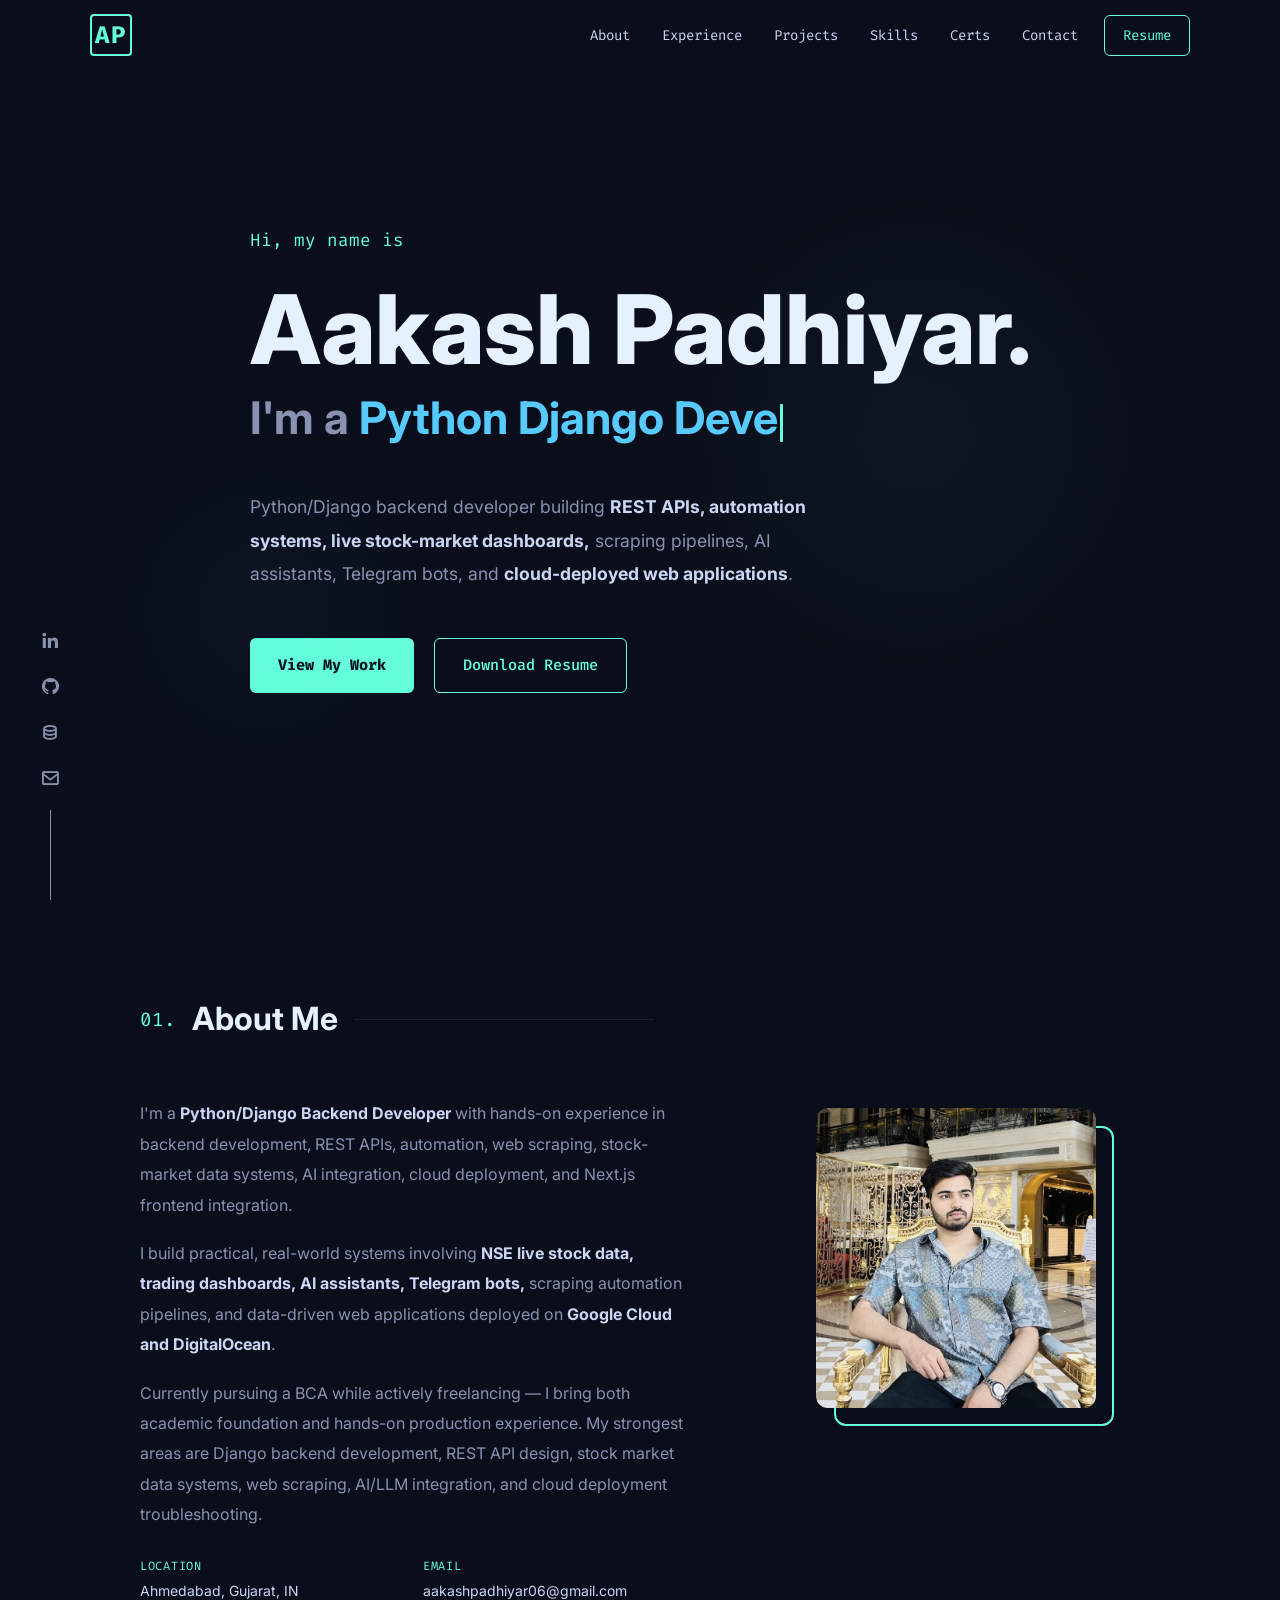
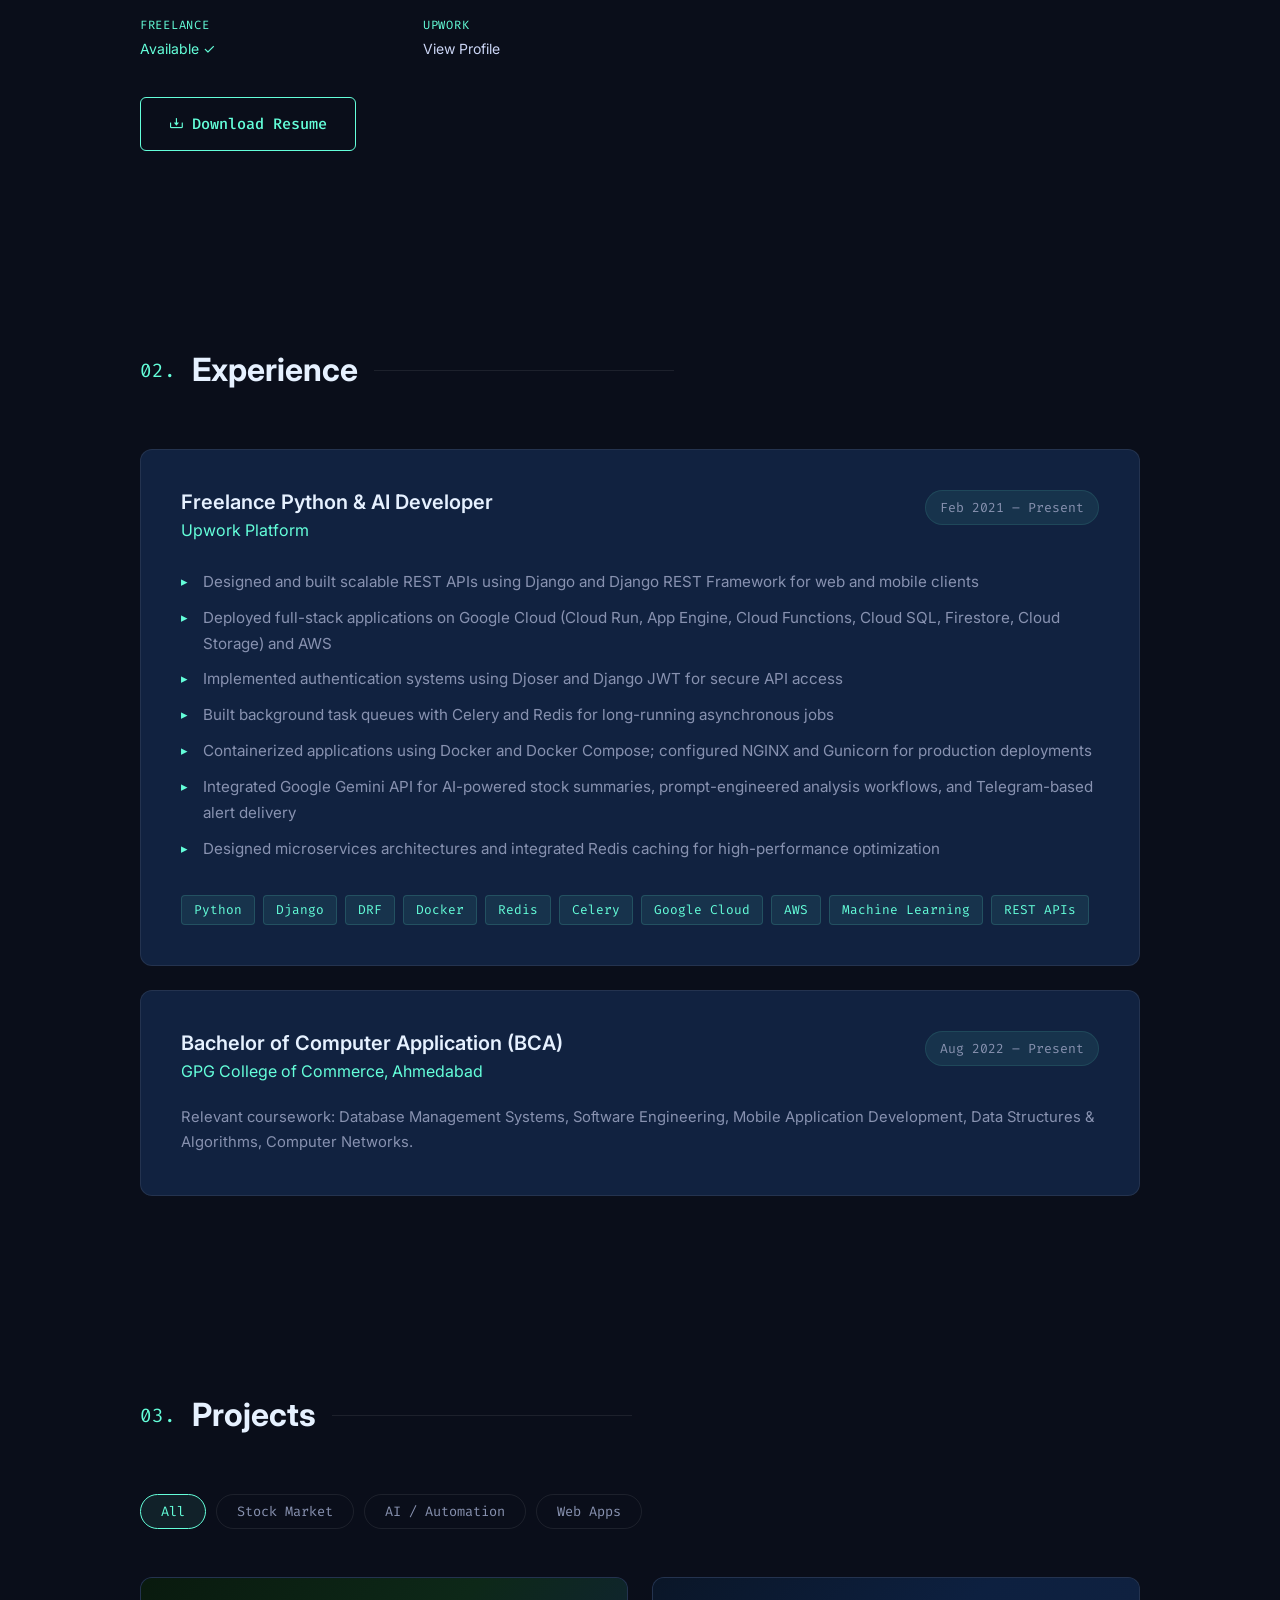
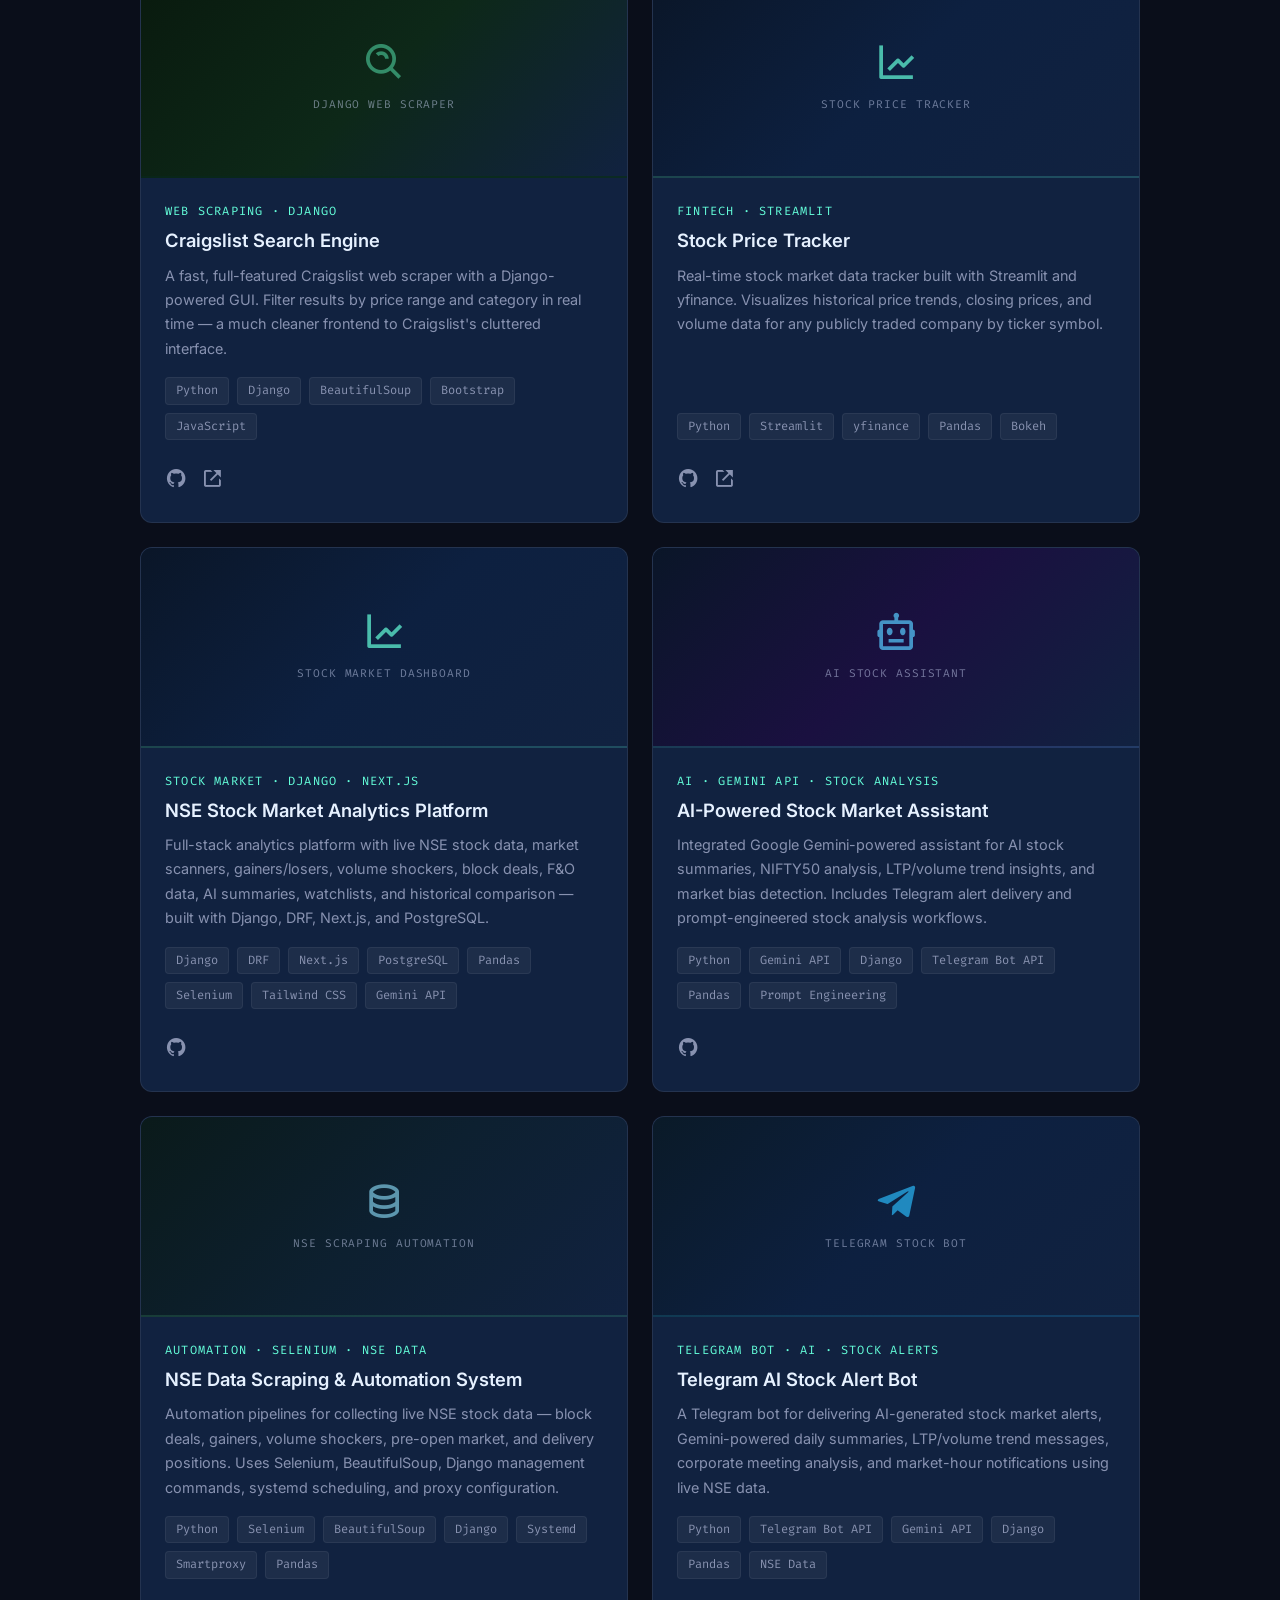
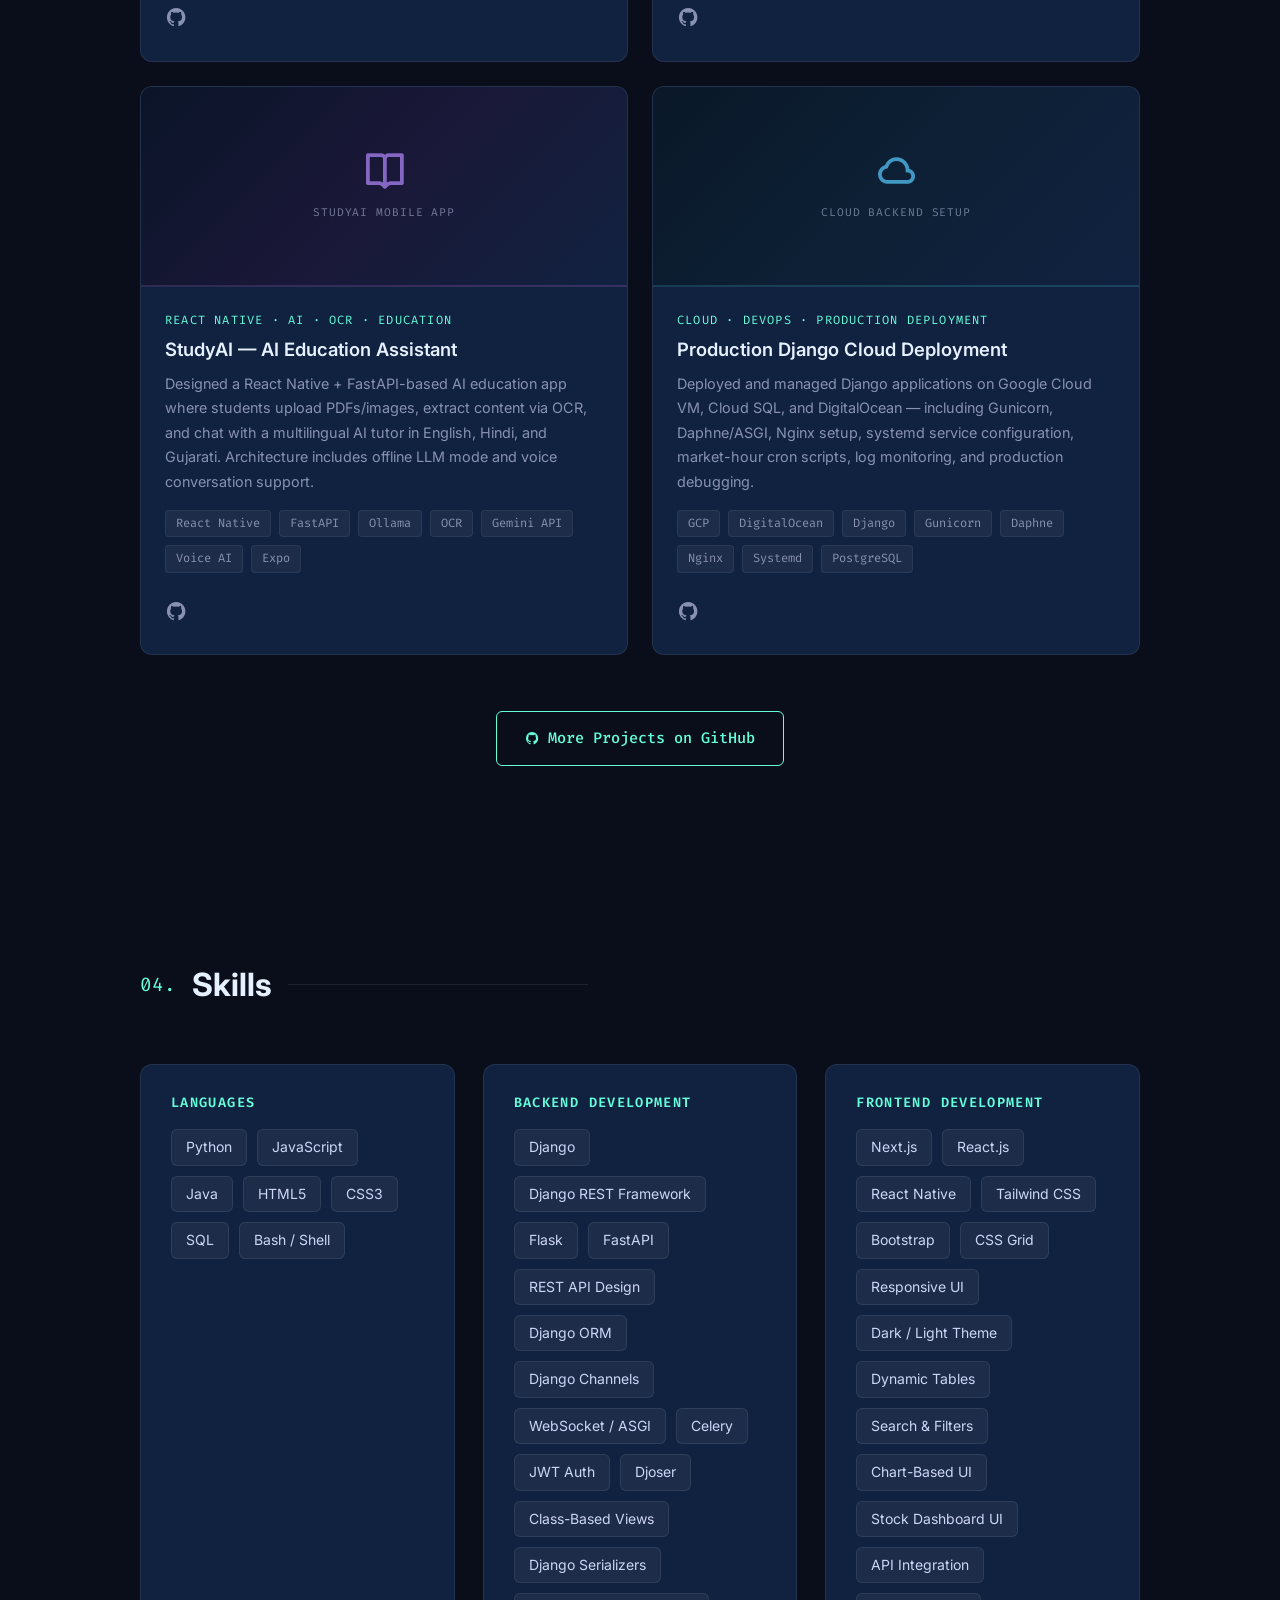
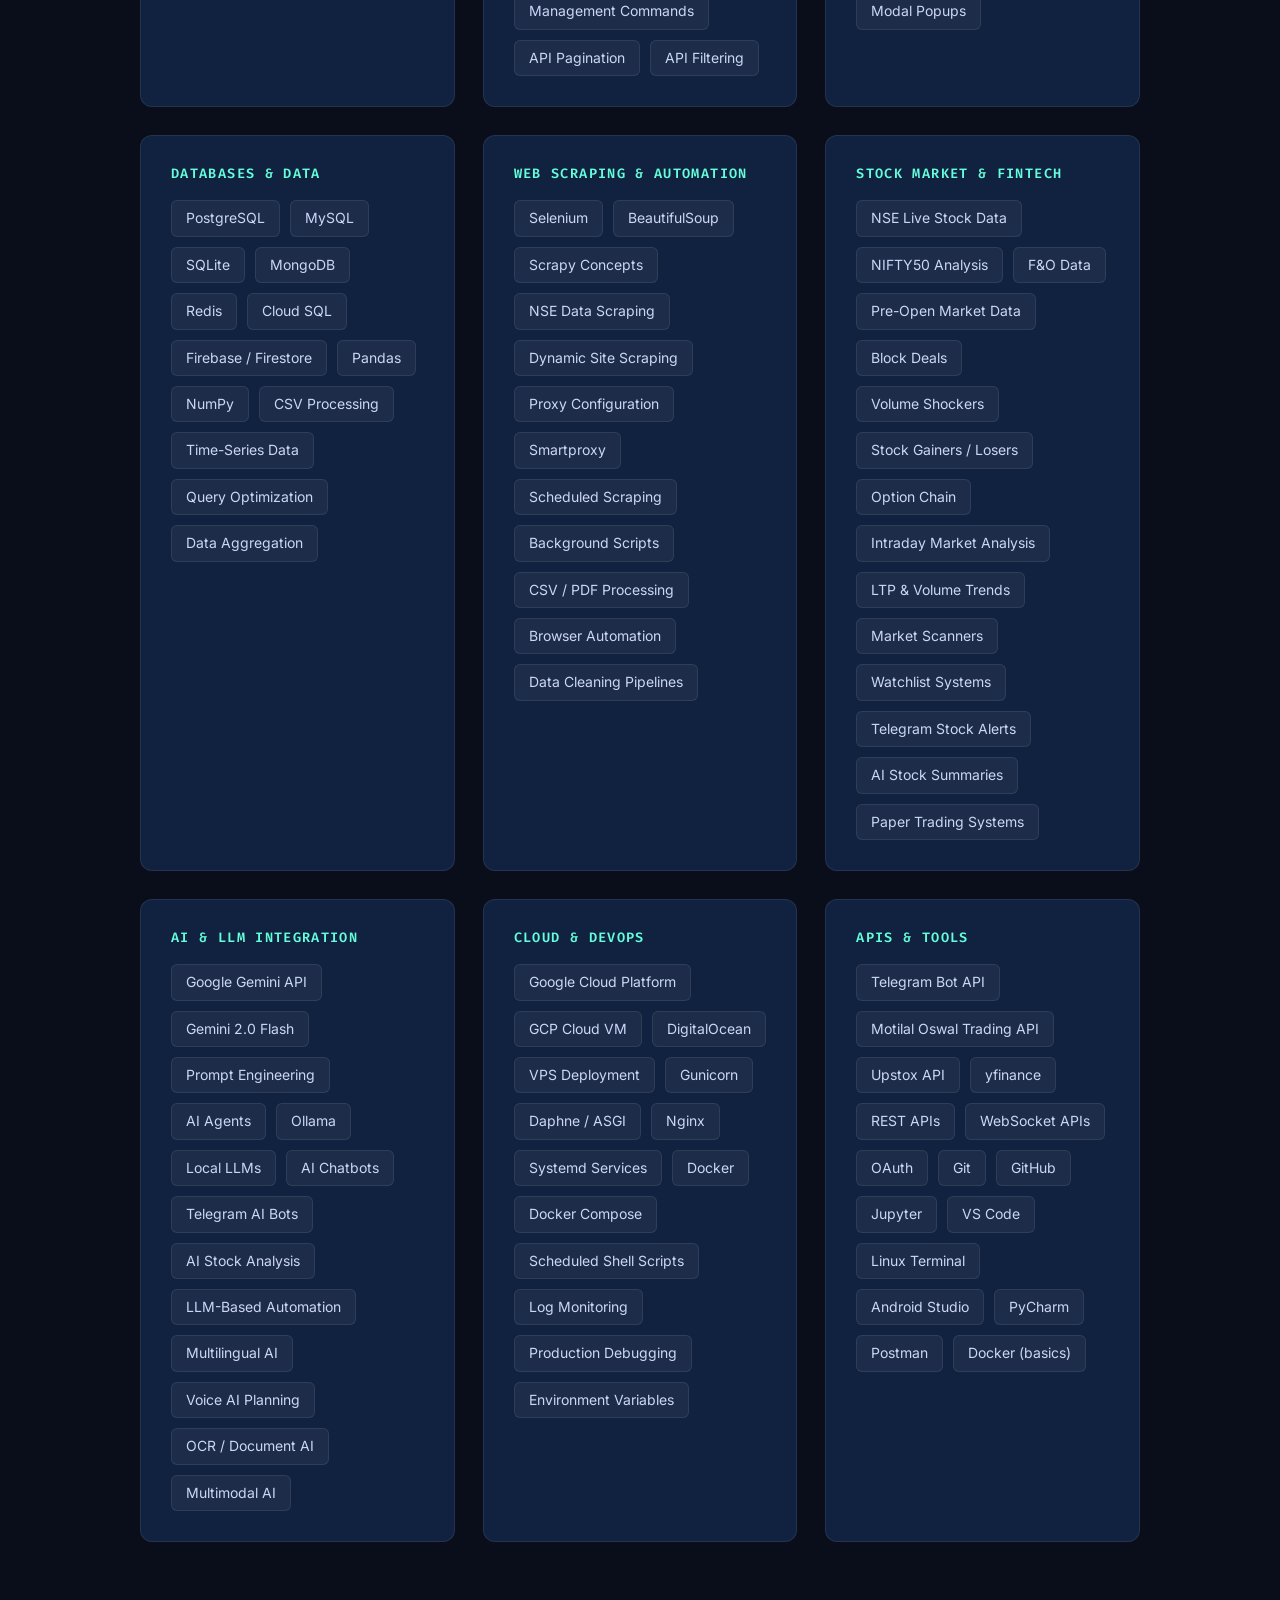
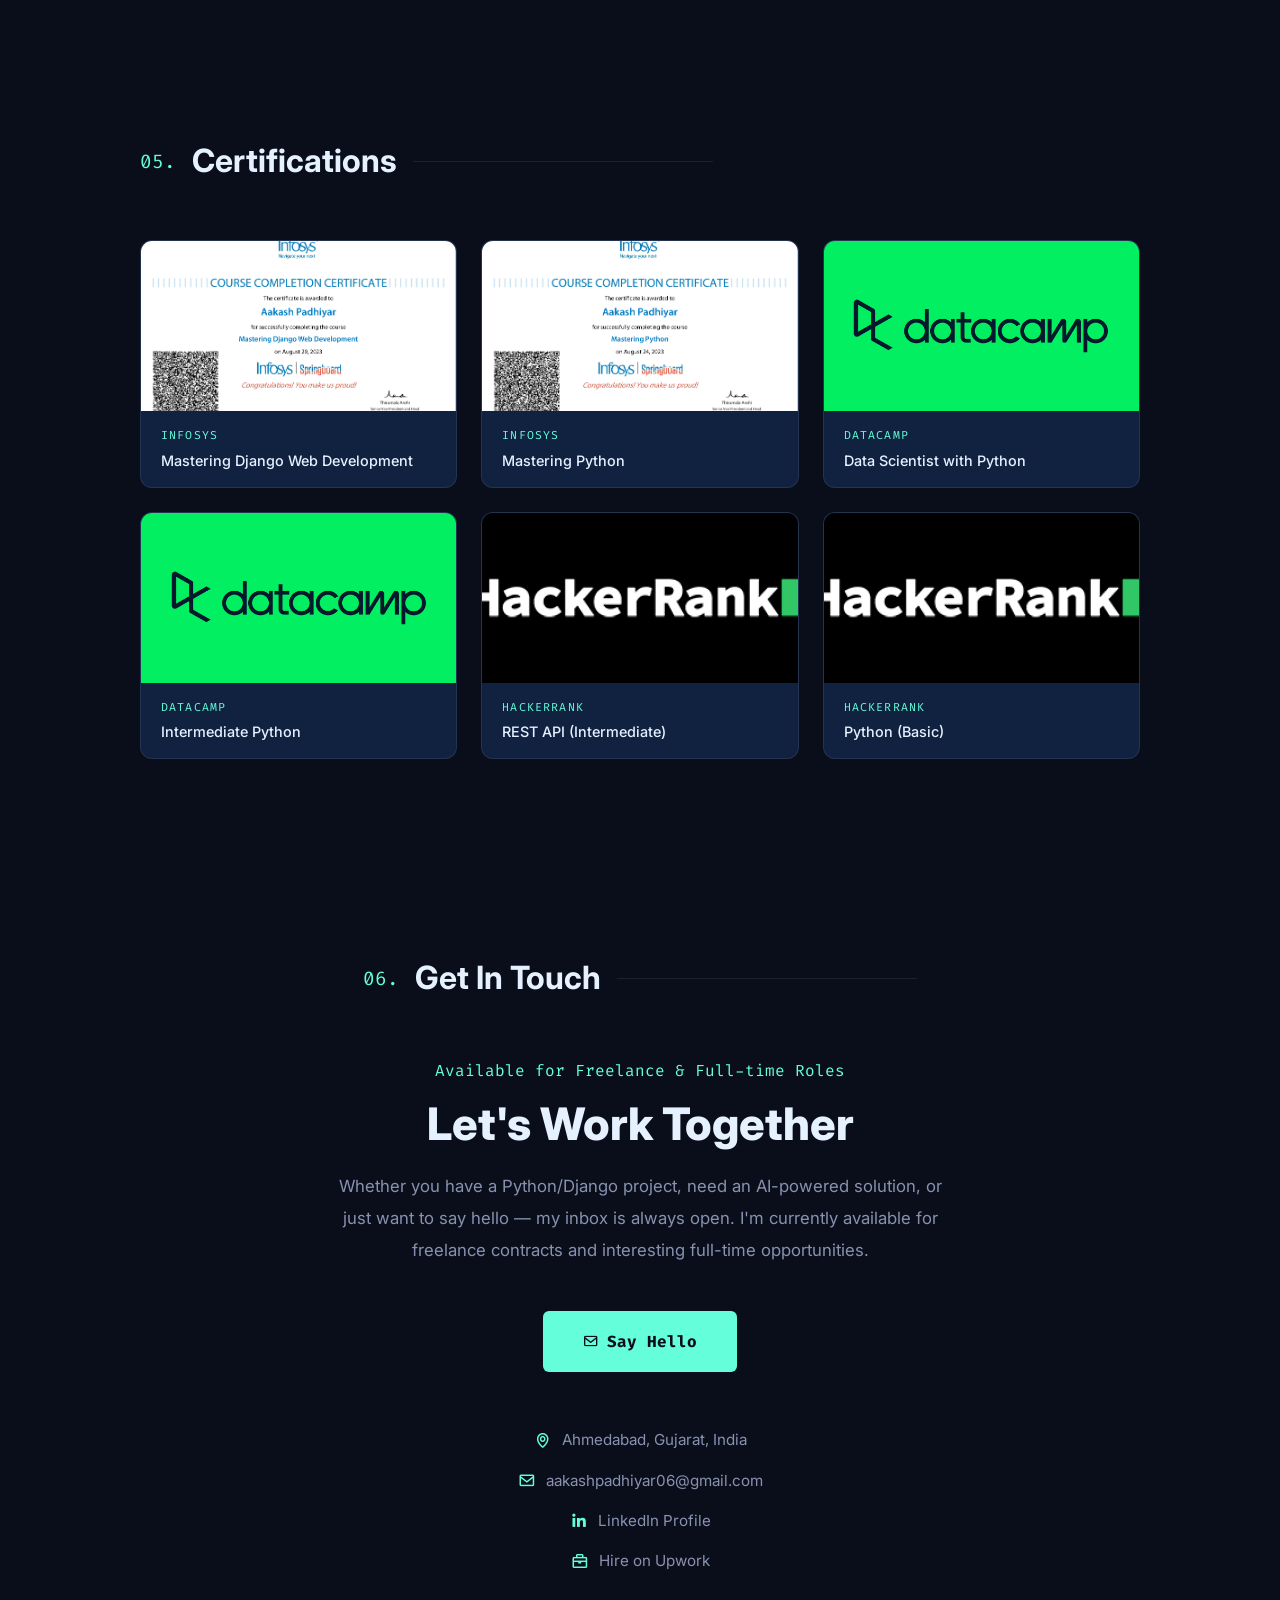
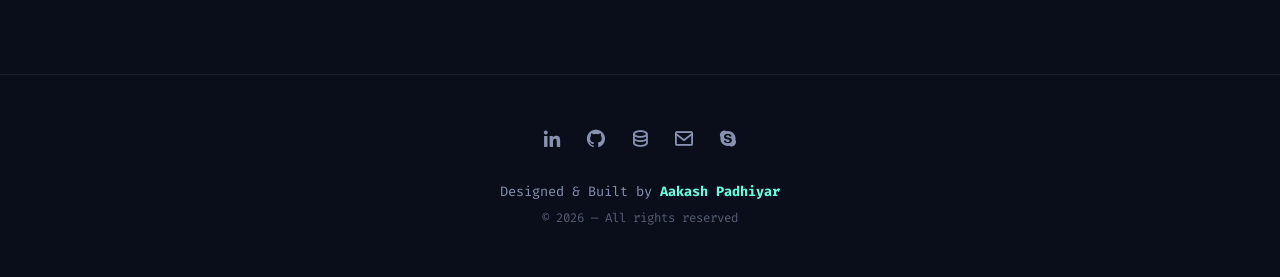
<file: index.html>
<!DOCTYPE html>
<html lang="en">

<head>
  <!-- Google Tag Manager -->
  <script>(function(w,d,s,l,i){w[l]=w[l]||[];w[l].push({'gtm.start':
  new Date().getTime(),event:'gtm.js'});var f=d.getElementsByTagName(s)[0],
  j=d.createElement(s),dl=l!='dataLayer'?'&l='+l:'';j.async=true;j.src=
  'https://www.googletagmanager.com/gtm.js?id='+i+dl;f.parentNode.insertBefore(j,f);
  })(window,document,'script','dataLayer','GTM-W3C2QT6N');</script>
  <!-- End Google Tag Manager -->

  <meta charset="UTF-8">
  <meta name="viewport" content="width=device-width, initial-scale=1.0">
  <meta http-equiv="X-UA-Compatible" content="ie=edge">

  <title>Aakash Padhiyar | Python Django Developer | AI, Automation &amp; Stock Market Analytics</title>
  <meta name="description" content="Portfolio of Aakash Padhiyar — Python/Django backend developer experienced in REST APIs, automation, web scraping, NSE stock-market analytics, AI integration (Google Gemini), cloud deployment, and Next.js applications.">
  <meta name="keywords" content="Aakash Padhiyar, Python Developer, Django Developer, Backend Developer, Django REST Framework, Next.js Developer, AI Integration, Google Gemini API, Web Scraping, Selenium, Stock Market Dashboard, NSE Data, NSE Automation, Automation, PostgreSQL, Cloud Deployment, GCP, DigitalOcean, Freelancer, Ahmedabad India">
  <meta name="author" content="Aakash Padhiyar">
  <meta name="robots" content="index, follow">

  <!-- Open Graph / Facebook -->
  <meta property="og:type" content="website">
  <meta property="og:url" content="https://aakashpadhiyar.github.io/">
  <meta property="og:title" content="Aakash Padhiyar | Python Django Developer | AI, Automation &amp; Stock Market Analytics">
  <meta property="og:description" content="Python/Django backend developer experienced in REST APIs, automation, NSE stock-market analytics, AI integration, cloud deployment, and Next.js.">
  <meta property="og:image" content="https://aakashpadhiyar.github.io/assets/img/profile.jpeg">
  <meta property="og:site_name" content="Aakash Padhiyar Portfolio">

  <!-- Twitter Card -->
  <meta name="twitter:card" content="summary_large_image">
  <meta name="twitter:title" content="Aakash Padhiyar | Python Django Developer | AI &amp; Automation">
  <meta name="twitter:description" content="Python/Django backend developer — REST APIs, stock market analytics, AI integration, web scraping, cloud deployment.">
  <meta name="twitter:image" content="https://aakashpadhiyar.github.io/assets/img/profile.jpeg">

  <!-- Canonical -->
  <link rel="canonical" href="https://aakashpadhiyar.github.io/">

  <!-- Favicon -->
  <link rel="icon" type="image/png" href="/favicon.png">

  <!-- Google Fonts: Inter + Fira Code -->
  <link rel="preconnect" href="https://fonts.googleapis.com">
  <link rel="preconnect" href="https://fonts.gstatic.com" crossorigin>
  <link href="https://fonts.googleapis.com/css2?family=Inter:wght@300;400;500;600;700;800&family=Fira+Code:wght@400;500;600&display=swap" rel="stylesheet">

  <!-- Boxicons (local) -->
  <link href="assets/vendor/boxicons/css/boxicons.min.css" rel="stylesheet">

  <!-- Main CSS -->
  <link href="assets/css/style.css" rel="stylesheet">

  <!-- Google Analytics -->
  <script async src="https://www.googletagmanager.com/gtag/js?id=G-W9PGRH0WJF"></script>
  <script>
    window.dataLayer = window.dataLayer || [];
    function gtag(){dataLayer.push(arguments);}
    gtag('js', new Date());
    gtag('config', 'G-W9PGRH0WJF');
  </script>
</head>

<body>
  <!-- Google Tag Manager (noscript) -->
  <noscript><iframe src="https://www.googletagmanager.com/ns.html?id=GTM-W3C2QT6N"
    height="0" width="0" style="display:none;visibility:hidden"></iframe></noscript>

  <!-- ===== NAVBAR ===== -->
  <nav id="navbar" class="navbar">
    <div class="nav-container">
      <a href="#home" class="nav-logo" aria-label="Home">AP</a>
      <ul class="nav-links">
        <li><a href="#about">About</a></li>
        <li><a href="#experience">Experience</a></li>
        <li><a href="#projects">Projects</a></li>
        <li><a href="#skills">Skills</a></li>
        <li><a href="#certifications">Certs</a></li>
        <li><a href="#contact">Contact</a></li>
        <li><a href="/assets/aakashpadhiyar-resume.pdf" target="_blank" rel="noopener" class="nav-resume-btn">Resume</a></li>
      </ul>
      <button class="hamburger" id="hamburger" aria-label="Toggle navigation menu" aria-expanded="false">
        <span></span><span></span><span></span>
      </button>
    </div>
    <!-- Mobile Menu -->
    <div class="mobile-menu" id="mobile-menu" role="dialog" aria-label="Navigation menu">
      <ul>
        <li><a href="#about">About</a></li>
        <li><a href="#experience">Experience</a></li>
        <li><a href="#projects">Projects</a></li>
        <li><a href="#skills">Skills</a></li>
        <li><a href="#certifications">Certs</a></li>
        <li><a href="#contact">Contact</a></li>
        <li><a href="/assets/aakashpadhiyar-resume.pdf" target="_blank" rel="noopener">Resume</a></li>
      </ul>
    </div>
    <div class="mobile-overlay" id="mobile-overlay"></div>
  </nav>

  <!-- ===== HERO SECTION ===== -->
  <section id="home" class="hero" aria-label="Hero">
    <div class="hero-content">
      <p class="hero-greeting">Hi, my name is</p>
      <h1 class="hero-name">Aakash Padhiyar.</h1>
      <h2 class="hero-tagline">I'm a <span class="typed-text" id="typed" aria-live="polite"></span><span class="cursor" aria-hidden="true"></span></h2>
      <p class="hero-description">
        Python/Django backend developer building
        <strong style="color:var(--text-primary)">REST APIs, automation systems, live stock-market dashboards,</strong>
        scraping pipelines, AI assistants, Telegram bots, and
        <strong style="color:var(--text-primary)">cloud-deployed web applications</strong>.
      </p>
      <div class="hero-cta">
        <a href="#projects" class="btn btn-primary">View My Work</a>
        <a href="/assets/aakashpadhiyar-resume.pdf" target="_blank" rel="noopener" class="btn btn-outline">Download Resume</a>
      </div>
    </div>

    <!-- Vertical social sidebar -->
    <div class="hero-social" aria-label="Social links">
      <a href="https://www.linkedin.com/in/aakashpadhiyar" target="_blank" rel="noopener" aria-label="LinkedIn">
        <i class="bx bxl-linkedin"></i>
      </a>
      <a href="https://github.com/aakashpadhiyar" target="_blank" rel="noopener" aria-label="GitHub">
        <i class="bx bxl-github"></i>
      </a>
      <a href="https://www.datacamp.com/profile/aakashpadhiyar" target="_blank" rel="noopener" aria-label="DataCamp">
        <i class="bx bx-data"></i>
      </a>
      <a href="mailto:aakashpadhiyar06@gmail.com" aria-label="Email">
        <i class="bx bx-envelope"></i>
      </a>
    </div>
  </section>

  <!-- ===== ABOUT SECTION ===== -->
  <section id="about" class="section about" aria-label="About me">
    <div class="container">
      <h2 class="section-title reveal">
        <span class="section-num">01.</span> About Me
      </h2>
      <div class="about-grid">
        <div class="about-text reveal">
          <p>
            I'm a <strong style="color:var(--text-primary)">Python/Django Backend Developer</strong>
            with hands-on experience in backend development, REST APIs, automation, web scraping,
            stock-market data systems, AI integration, cloud deployment, and Next.js frontend integration.
          </p>
          <p>
            I build practical, real-world systems involving
            <strong style="color:var(--text-primary)">NSE live stock data, trading dashboards, AI assistants, Telegram bots,</strong>
            scraping automation pipelines, and data-driven web applications deployed on
            <strong style="color:var(--text-primary)">Google Cloud and DigitalOcean</strong>.
          </p>
          <p>
            Currently pursuing a BCA while actively freelancing — I bring both academic foundation
            and hands-on production experience. My strongest areas are Django backend development,
            REST API design, stock market data systems, web scraping, AI/LLM integration, and
            cloud deployment troubleshooting.
          </p>
          <div class="about-info">
            <div class="about-info-item">
              <span class="label">Location</span>
              <span class="value">Ahmedabad, Gujarat, IN</span>
            </div>
            <div class="about-info-item">
              <span class="label">Email</span>
              <span class="value">
                <a href="mailto:aakashpadhiyar06@gmail.com">aakashpadhiyar06@gmail.com</a>
              </span>
            </div>
            <div class="about-info-item">
              <span class="label">Freelance</span>
              <span class="value" style="color:var(--accent)">Available ✓</span>
            </div>
            <div class="about-info-item">
              <span class="label">Upwork</span>
              <span class="value">
                <a href="https://www.upwork.com/freelancers/~016c4fda55b01bc344" target="_blank" rel="noopener">View Profile</a>
              </span>
            </div>
          </div>
          <a href="/assets/aakashpadhiyar-resume.pdf" target="_blank" rel="noopener" class="btn btn-outline">
            <i class="bx bx-download"></i> Download Resume
          </a>
        </div>
        <div class="about-image reveal reveal-delay-2">
          <div class="img-wrapper">
            <img src="assets/img/profile.jpeg" alt="Aakash Padhiyar — Python Developer & AI Engineer" loading="lazy">
          </div>
        </div>
      </div>
    </div>
  </section>

  <!-- ===== EXPERIENCE SECTION ===== -->
  <section id="experience" class="section experience" aria-label="Work experience">
    <div class="container">
      <h2 class="section-title reveal">
        <span class="section-num">02.</span> Experience
      </h2>

      <!-- Freelance -->
      <div class="experience-card reveal">
        <div class="exp-header">
          <div>
            <h3 class="exp-role">Freelance Python &amp; AI Developer</h3>
            <p class="exp-company">
              <a href="https://www.upwork.com/freelancers/~016c4fda55b01bc344" target="_blank" rel="noopener">Upwork Platform</a>
            </p>
          </div>
          <span class="exp-date">Feb 2021 – Present</span>
        </div>
        <ul class="exp-list">
          <li>Designed and built scalable REST APIs using Django and Django REST Framework for web and mobile clients</li>
          <li>Deployed full-stack applications on Google Cloud (Cloud Run, App Engine, Cloud Functions, Cloud SQL, Firestore, Cloud Storage) and AWS</li>
          <li>Implemented authentication systems using Djoser and Django JWT for secure API access</li>
          <li>Built background task queues with Celery and Redis for long-running asynchronous jobs</li>
          <li>Containerized applications using Docker and Docker Compose; configured NGINX and Gunicorn for production deployments</li>
          <li>Integrated Google Gemini API for AI-powered stock summaries, prompt-engineered analysis workflows, and Telegram-based alert delivery</li>
          <li>Designed microservices architectures and integrated Redis caching for high-performance optimization</li>
        </ul>
        <div class="exp-tags">
          <span>Python</span><span>Django</span><span>DRF</span><span>Docker</span>
          <span>Redis</span><span>Celery</span><span>Google Cloud</span><span>AWS</span>
          <span>Machine Learning</span><span>REST APIs</span>
        </div>
      </div>

      <!-- Education -->
      <div class="experience-card reveal reveal-delay-1">
        <div class="exp-header">
          <div>
            <h3 class="exp-role">Bachelor of Computer Application (BCA)</h3>
            <p class="exp-company">GPG College of Commerce, Ahmedabad</p>
          </div>
          <span class="exp-date">Aug 2022 – Present</span>
        </div>
        <p class="exp-note">
          Relevant coursework: Database Management Systems, Software Engineering,
          Mobile Application Development, Data Structures &amp; Algorithms, Computer Networks.
        </p>
      </div>
    </div>
  </section>

  <!-- ===== PROJECTS SECTION ===== -->
  <section id="projects" class="section projects" aria-label="Projects">
    <div class="container">
      <h2 class="section-title reveal">
        <span class="section-num">03.</span> Projects
      </h2>

      <div class="project-filters reveal">
        <button class="filter-btn active" data-filter="all">All</button>
        <button class="filter-btn" data-filter="stock">Stock Market</button>
        <button class="filter-btn" data-filter="ai">AI / Automation</button>
        <button class="filter-btn" data-filter="web">Web Apps</button>
      </div>

      <div class="projects-grid" id="projects-grid">

        <div class="project-card reveal" data-category="web">
          <div class="project-img project-img-placeholder project-img-django">
            <i class="bx bx-search-alt"></i>
            <span>Django Web Scraper</span>
          </div>
          <div class="project-content">
            <p class="project-label">Web Scraping · Django</p>
            <h3 class="project-title">Craigslist Search Engine</h3>
            <div class="project-desc">
              <p>A fast, full-featured Craigslist web scraper with a Django-powered GUI. Filter results by price range and category in real time — a much cleaner frontend to Craigslist's cluttered interface.</p>
            </div>
            <ul class="project-tech">
              <li>Python</li><li>Django</li><li>BeautifulSoup</li><li>Bootstrap</li><li>JavaScript</li>
            </ul>
            <div class="project-links">
              <a href="https://github.com/aakashpadhiyar/Django_Scraping-mycode" target="_blank" rel="noopener" aria-label="GitHub Repository">
                <i class="bx bxl-github"></i>
              </a>
              <a href="projects/mycode.html" aria-label="View Project Details">
                <i class="bx bx-link-external"></i>
              </a>
            </div>
          </div>
        </div>

        <div class="project-card reveal reveal-delay-1" data-category="stock">
          <div class="project-img project-img-placeholder project-img-stock">
            <i class="bx bx-line-chart"></i>
            <span>Stock Price Tracker</span>
          </div>
          <div class="project-content">
            <p class="project-label">FinTech · Streamlit</p>
            <h3 class="project-title">Stock Price Tracker</h3>
            <div class="project-desc">
              <p>Real-time stock market data tracker built with Streamlit and yfinance. Visualizes historical price trends, closing prices, and volume data for any publicly traded company by ticker symbol.</p>
            </div>
            <ul class="project-tech">
              <li>Python</li><li>Streamlit</li><li>yfinance</li><li>Pandas</li><li>Bokeh</li>
            </ul>
            <div class="project-links">
              <a href="https://github.com/aakashpadhiyar/Stock-Price-App-Python-Streamlit" target="_blank" rel="noopener" aria-label="GitHub Repository">
                <i class="bx bxl-github"></i>
              </a>
              <a href="projects/streamstock.html" aria-label="View Project Details">
                <i class="bx bx-link-external"></i>
              </a>
            </div>
          </div>
        </div>

        <!-- NEW: Stock Market Web Application -->
        <div class="project-card reveal" data-category="stock">
          <div class="project-img project-img-placeholder project-img-stock">
            <i class="bx bx-line-chart"></i>
            <span>Stock Market Dashboard</span>
          </div>
          <div class="project-content">
            <p class="project-label">Stock Market · Django · Next.js</p>
            <h3 class="project-title">NSE Stock Market Analytics Platform</h3>
            <div class="project-desc">
              <p>Full-stack analytics platform with live NSE stock data, market scanners, gainers/losers, volume shockers, block deals, F&amp;O data, AI summaries, watchlists, and historical comparison — built with Django, DRF, Next.js, and PostgreSQL.</p>
            </div>
            <ul class="project-tech">
              <li>Django</li><li>DRF</li><li>Next.js</li><li>PostgreSQL</li>
              <li>Pandas</li><li>Selenium</li><li>Tailwind CSS</li><li>Gemini API</li>
            </ul>
            <div class="project-links">
              <a href="https://github.com/aakashpadhiyar" target="_blank" rel="noopener" aria-label="GitHub">
                <i class="bx bxl-github"></i>
              </a>
            </div>
          </div>
        </div>

        <!-- NEW: AI Stock Assistant -->
        <div class="project-card reveal reveal-delay-1" data-category="stock ai">
          <div class="project-img project-img-placeholder project-img-ai">
            <i class="bx bx-bot"></i>
            <span>AI Stock Assistant</span>
          </div>
          <div class="project-content">
            <p class="project-label">AI · Gemini API · Stock Analysis</p>
            <h3 class="project-title">AI-Powered Stock Market Assistant</h3>
            <div class="project-desc">
              <p>Integrated Google Gemini-powered assistant for AI stock summaries, NIFTY50 analysis, LTP/volume trend insights, and market bias detection. Includes Telegram alert delivery and prompt-engineered stock analysis workflows.</p>
            </div>
            <ul class="project-tech">
              <li>Python</li><li>Gemini API</li><li>Django</li>
              <li>Telegram Bot API</li><li>Pandas</li><li>Prompt Engineering</li>
            </ul>
            <div class="project-links">
              <a href="https://github.com/aakashpadhiyar" target="_blank" rel="noopener" aria-label="GitHub">
                <i class="bx bxl-github"></i>
              </a>
            </div>
          </div>
        </div>

        <!-- NEW: NSE Scraping Automation -->
        <div class="project-card reveal reveal-delay-2" data-category="stock ai">
          <div class="project-img project-img-placeholder project-img-scraping">
            <i class="bx bx-data"></i>
            <span>NSE Scraping Automation</span>
          </div>
          <div class="project-content">
            <p class="project-label">Automation · Selenium · NSE Data</p>
            <h3 class="project-title">NSE Data Scraping &amp; Automation System</h3>
            <div class="project-desc">
              <p>Automation pipelines for collecting live NSE stock data — block deals, gainers, volume shockers, pre-open market, and delivery positions. Uses Selenium, BeautifulSoup, Django management commands, systemd scheduling, and proxy configuration.</p>
            </div>
            <ul class="project-tech">
              <li>Python</li><li>Selenium</li><li>BeautifulSoup</li>
              <li>Django</li><li>Systemd</li><li>Smartproxy</li><li>Pandas</li>
            </ul>
            <div class="project-links">
              <a href="https://github.com/aakashpadhiyar" target="_blank" rel="noopener" aria-label="GitHub">
                <i class="bx bxl-github"></i>
              </a>
            </div>
          </div>
        </div>

        <!-- NEW: Telegram Stock Alert Bot -->
        <div class="project-card reveal" data-category="stock ai">
          <div class="project-img project-img-placeholder project-img-telegram">
            <i class="bx bxl-telegram"></i>
            <span>Telegram Stock Bot</span>
          </div>
          <div class="project-content">
            <p class="project-label">Telegram Bot · AI · Stock Alerts</p>
            <h3 class="project-title">Telegram AI Stock Alert Bot</h3>
            <div class="project-desc">
              <p>A Telegram bot for delivering AI-generated stock market alerts, Gemini-powered daily summaries, LTP/volume trend messages, corporate meeting analysis, and market-hour notifications using live NSE data.</p>
            </div>
            <ul class="project-tech">
              <li>Python</li><li>Telegram Bot API</li><li>Gemini API</li>
              <li>Django</li><li>Pandas</li><li>NSE Data</li>
            </ul>
            <div class="project-links">
              <a href="https://github.com/aakashpadhiyar" target="_blank" rel="noopener" aria-label="GitHub">
                <i class="bx bxl-github"></i>
              </a>
            </div>
          </div>
        </div>

        <!-- NEW: StudyAI App -->
        <div class="project-card reveal reveal-delay-1" data-category="ai">
          <div class="project-img project-img-placeholder project-img-study">
            <i class="bx bx-book-open"></i>
            <span>StudyAI Mobile App</span>
          </div>
          <div class="project-content">
            <p class="project-label">React Native · AI · OCR · Education</p>
            <h3 class="project-title">StudyAI — AI Education Assistant</h3>
            <div class="project-desc">
              <p>Designed a React Native + FastAPI-based AI education app where students upload PDFs/images, extract content via OCR, and chat with a multilingual AI tutor in English, Hindi, and Gujarati. Architecture includes offline LLM mode and voice conversation support.</p>
            </div>
            <ul class="project-tech">
              <li>React Native</li><li>FastAPI</li><li>Ollama</li>
              <li>OCR</li><li>Gemini API</li><li>Voice AI</li><li>Expo</li>
            </ul>
            <div class="project-links">
              <a href="https://github.com/aakashpadhiyar" target="_blank" rel="noopener" aria-label="GitHub">
                <i class="bx bxl-github"></i>
              </a>
            </div>
          </div>
        </div>

        <!-- NEW: Cloud Backend Deployment -->
        <div class="project-card reveal" data-category="web">
          <div class="project-img project-img-placeholder project-img-cloud">
            <i class="bx bx-cloud"></i>
            <span>Cloud Backend Setup</span>
          </div>
          <div class="project-content">
            <p class="project-label">Cloud · DevOps · Production Deployment</p>
            <h3 class="project-title">Production Django Cloud Deployment</h3>
            <div class="project-desc">
              <p>Deployed and managed Django applications on Google Cloud VM, Cloud SQL, and DigitalOcean — including Gunicorn, Daphne/ASGI, Nginx setup, systemd service configuration, market-hour cron scripts, log monitoring, and production debugging.</p>
            </div>
            <ul class="project-tech">
              <li>GCP</li><li>DigitalOcean</li><li>Django</li><li>Gunicorn</li>
              <li>Daphne</li><li>Nginx</li><li>Systemd</li><li>PostgreSQL</li>
            </ul>
            <div class="project-links">
              <a href="https://github.com/aakashpadhiyar" target="_blank" rel="noopener" aria-label="GitHub">
                <i class="bx bxl-github"></i>
              </a>
            </div>
          </div>
        </div>

      </div><!-- end projects-grid -->

      <div class="projects-more reveal">
        <a href="https://github.com/aakashpadhiyar" target="_blank" rel="noopener" class="btn btn-outline">
          <i class="bx bxl-github"></i> More Projects on GitHub
        </a>
      </div>
    </div>
  </section>

  <!-- ===== SKILLS SECTION ===== -->
  <section id="skills" class="section skills" aria-label="Skills">
    <div class="container">
      <h2 class="section-title reveal">
        <span class="section-num">04.</span> Skills
      </h2>
      <div class="skills-grid">

        <div class="skill-category reveal">
          <h3>Languages</h3>
          <div class="skill-tags">
            <span>Python</span><span>JavaScript</span><span>Java</span>
            <span>HTML5</span><span>CSS3</span><span>SQL</span><span>Bash / Shell</span>
          </div>
        </div>

        <div class="skill-category reveal reveal-delay-1">
          <h3>Backend Development</h3>
          <div class="skill-tags">
            <span>Django</span><span>Django REST Framework</span><span>Flask</span><span>FastAPI</span>
            <span>REST API Design</span><span>Django ORM</span><span>Django Channels</span>
            <span>WebSocket / ASGI</span><span>Celery</span><span>JWT Auth</span>
            <span>Djoser</span><span>Class-Based Views</span><span>Django Serializers</span>
            <span>Management Commands</span><span>API Pagination</span><span>API Filtering</span>
          </div>
        </div>

        <div class="skill-category reveal reveal-delay-2">
          <h3>Frontend Development</h3>
          <div class="skill-tags">
            <span>Next.js</span><span>React.js</span><span>React Native</span>
            <span>Tailwind CSS</span><span>Bootstrap</span><span>CSS Grid</span>
            <span>Responsive UI</span><span>Dark / Light Theme</span>
            <span>Dynamic Tables</span><span>Search &amp; Filters</span>
            <span>Chart-Based UI</span><span>Stock Dashboard UI</span>
            <span>API Integration</span><span>Modal Popups</span>
          </div>
        </div>

        <div class="skill-category reveal">
          <h3>Databases &amp; Data</h3>
          <div class="skill-tags">
            <span>PostgreSQL</span><span>MySQL</span><span>SQLite</span><span>MongoDB</span>
            <span>Redis</span><span>Cloud SQL</span><span>Firebase / Firestore</span>
            <span>Pandas</span><span>NumPy</span><span>CSV Processing</span>
            <span>Time-Series Data</span><span>Query Optimization</span><span>Data Aggregation</span>
          </div>
        </div>

        <div class="skill-category reveal reveal-delay-1">
          <h3>Web Scraping &amp; Automation</h3>
          <div class="skill-tags">
            <span>Selenium</span><span>BeautifulSoup</span><span>Scrapy Concepts</span>
            <span>NSE Data Scraping</span><span>Dynamic Site Scraping</span>
            <span>Proxy Configuration</span><span>Smartproxy</span>
            <span>Scheduled Scraping</span><span>Background Scripts</span>
            <span>CSV / PDF Processing</span><span>Browser Automation</span>
            <span>Data Cleaning Pipelines</span>
          </div>
        </div>

        <div class="skill-category reveal reveal-delay-2">
          <h3>Stock Market &amp; FinTech</h3>
          <div class="skill-tags">
            <span>NSE Live Stock Data</span><span>NIFTY50 Analysis</span>
            <span>F&amp;O Data</span><span>Pre-Open Market Data</span>
            <span>Block Deals</span><span>Volume Shockers</span>
            <span>Stock Gainers / Losers</span><span>Option Chain</span>
            <span>Intraday Market Analysis</span><span>LTP &amp; Volume Trends</span>
            <span>Market Scanners</span><span>Watchlist Systems</span>
            <span>Telegram Stock Alerts</span><span>AI Stock Summaries</span>
            <span>Paper Trading Systems</span>
          </div>
        </div>

        <div class="skill-category reveal">
          <h3>AI &amp; LLM Integration</h3>
          <div class="skill-tags">
            <span>Google Gemini API</span><span>Gemini 2.0 Flash</span>
            <span>Prompt Engineering</span><span>AI Agents</span>
            <span>Ollama</span><span>Local LLMs</span>
            <span>AI Chatbots</span><span>Telegram AI Bots</span>
            <span>AI Stock Analysis</span><span>LLM-Based Automation</span>
            <span>Multilingual AI</span><span>Voice AI Planning</span>
            <span>OCR / Document AI</span><span>Multimodal AI</span>
          </div>
        </div>

        <div class="skill-category reveal reveal-delay-1">
          <h3>Cloud &amp; DevOps</h3>
          <div class="skill-tags">
            <span>Google Cloud Platform</span><span>GCP Cloud VM</span>
            <span>DigitalOcean</span><span>VPS Deployment</span>
            <span>Gunicorn</span><span>Daphne / ASGI</span><span>Nginx</span>
            <span>Systemd Services</span><span>Docker</span><span>Docker Compose</span>
            <span>Scheduled Shell Scripts</span><span>Log Monitoring</span>
            <span>Production Debugging</span><span>Environment Variables</span>
          </div>
        </div>

        <div class="skill-category reveal reveal-delay-2">
          <h3>APIs &amp; Tools</h3>
          <div class="skill-tags">
            <span>Telegram Bot API</span><span>Motilal Oswal Trading API</span>
            <span>Upstox API</span><span>yfinance</span><span>REST APIs</span>
            <span>WebSocket APIs</span><span>OAuth</span>
            <span>Git</span><span>GitHub</span><span>Jupyter</span>
            <span>VS Code</span><span>Linux Terminal</span><span>Android Studio</span>
            <span>PyCharm</span><span>Postman</span><span>Docker (basics)</span>
          </div>
        </div>

      </div>
    </div>
  </section>

  <!-- ===== CERTIFICATIONS SECTION ===== -->
  <section id="certifications" class="section certifications" aria-label="Certifications">
    <div class="container">
      <h2 class="section-title reveal">
        <span class="section-num">05.</span> Certifications
      </h2>
      <div class="cert-grid">

        <a href="assets/img/certification/infosys-django.png" target="_blank" rel="noopener" class="cert-card reveal">
          <img src="assets/img/certification/infosys-django.png" alt="Mastering Django Web Development — Infosys" loading="lazy">
          <div class="cert-info">
            <p class="cert-issuer">Infosys</p>
            <h4>Mastering Django Web Development</h4>
          </div>
        </a>

        <a href="assets/img/certification/infosys-python.png" target="_blank" rel="noopener" class="cert-card reveal reveal-delay-1">
          <img src="assets/img/certification/infosys-python.png" alt="Mastering Python — Infosys" loading="lazy">
          <div class="cert-info">
            <p class="cert-issuer">Infosys</p>
            <h4>Mastering Python</h4>
          </div>
        </a>

        <a href="https://www.datacamp.com/statement-of-accomplishment/track/f2d02880815d842c396500008a95769f179dc5ba" target="_blank" rel="noopener" class="cert-card reveal reveal-delay-2">
          <img src="assets/img/certification/datacamp.png" alt="Data Scientist with Python — DataCamp" loading="lazy">
          <div class="cert-info">
            <p class="cert-issuer">DataCamp</p>
            <h4>Data Scientist with Python</h4>
          </div>
        </a>

        <a href="https://www.datacamp.com/statement-of-accomplishment/course/3023a26c7fd024e6232b7c9ead7a34bfa045786c" target="_blank" rel="noopener" class="cert-card reveal">
          <img src="assets/img/certification/datacamp.png" alt="Intermediate Python — DataCamp" loading="lazy">
          <div class="cert-info">
            <p class="cert-issuer">DataCamp</p>
            <h4>Intermediate Python</h4>
          </div>
        </a>

        <a href="https://www.hackerrank.com/certificates/1cf66c637559" target="_blank" rel="noopener" class="cert-card reveal reveal-delay-1">
          <img src="assets/img/certification/hackerrank.png" alt="REST API Intermediate — HackerRank" loading="lazy">
          <div class="cert-info">
            <p class="cert-issuer">HackerRank</p>
            <h4>REST API (Intermediate)</h4>
          </div>
        </a>

        <a href="https://www.hackerrank.com/certificates/a574a84e59e3" target="_blank" rel="noopener" class="cert-card reveal reveal-delay-2">
          <img src="assets/img/certification/hackerrank.png" alt="Python Basic — HackerRank" loading="lazy">
          <div class="cert-info">
            <p class="cert-issuer">HackerRank</p>
            <h4>Python (Basic)</h4>
          </div>
        </a>

      </div>
    </div>
  </section>

  <!-- ===== CONTACT SECTION ===== -->
  <section id="contact" class="section contact" aria-label="Contact">
    <div class="container">
      <h2 class="section-title reveal" style="justify-content:center; white-space:nowrap">
        <span class="section-num">06.</span> Get In Touch
      </h2>
      <div class="contact-content reveal">
        <p class="contact-sub">Available for Freelance &amp; Full-time Roles</p>
        <h3 class="contact-heading">Let's Work Together</h3>
        <p class="contact-text">
          Whether you have a Python/Django project, need an AI-powered solution,
          or just want to say hello — my inbox is always open. I'm currently
          available for freelance contracts and interesting full-time opportunities.
        </p>
        <a href="mailto:aakashpadhiyar06@gmail.com" class="btn btn-primary btn-lg">
          <i class="bx bx-envelope"></i> Say Hello
        </a>
        <div class="contact-info">
          <div class="contact-item">
            <i class="bx bx-map"></i>
            <span>Ahmedabad, Gujarat, India</span>
          </div>
          <div class="contact-item">
            <i class="bx bx-envelope"></i>
            <a href="mailto:aakashpadhiyar06@gmail.com">aakashpadhiyar06@gmail.com</a>
          </div>
          <div class="contact-item">
            <i class="bx bxl-linkedin"></i>
            <a href="https://www.linkedin.com/in/aakashpadhiyar" target="_blank" rel="noopener">LinkedIn Profile</a>
          </div>
          <div class="contact-item">
            <i class="bx bx-briefcase"></i>
            <a href="https://www.upwork.com/freelancers/~016c4fda55b01bc344" target="_blank" rel="noopener">Hire on Upwork</a>
          </div>
        </div>
      </div>
    </div>
  </section>

  <!-- ===== FOOTER ===== -->
  <footer class="footer" aria-label="Footer">
    <div class="footer-social">
      <a href="https://www.linkedin.com/in/aakashpadhiyar" target="_blank" rel="noopener" aria-label="LinkedIn">
        <i class="bx bxl-linkedin"></i>
      </a>
      <a href="https://github.com/aakashpadhiyar" target="_blank" rel="noopener" aria-label="GitHub">
        <i class="bx bxl-github"></i>
      </a>
      <a href="https://www.datacamp.com/profile/aakashpadhiyar" target="_blank" rel="noopener" aria-label="DataCamp">
        <i class="bx bx-data"></i>
      </a>
      <a href="mailto:aakashpadhiyar06@gmail.com" aria-label="Email">
        <i class="bx bx-envelope"></i>
      </a>
      <a href="https://join.skype.com/invite/eAkxgNXfjRHm" target="_blank" rel="noopener" aria-label="Skype">
        <i class="bx bxl-skype"></i>
      </a>
    </div>
    <p>Designed &amp; Built by <strong>Aakash Padhiyar</strong></p>
    <p style="margin-top:6px; font-size:0.78rem; opacity:0.6;">
      &copy; <span id="year"></span> — All rights reserved
    </p>
  </footer>

  <!-- Back to Top Button -->
  <button id="back-to-top" class="back-to-top" aria-label="Back to top">
    <i class="bx bx-up-arrow-alt"></i>
  </button>

  <!-- Main JS (no jQuery dependency) -->
  <script src="assets/js/main.js"></script>
</body>
</html>
</file>
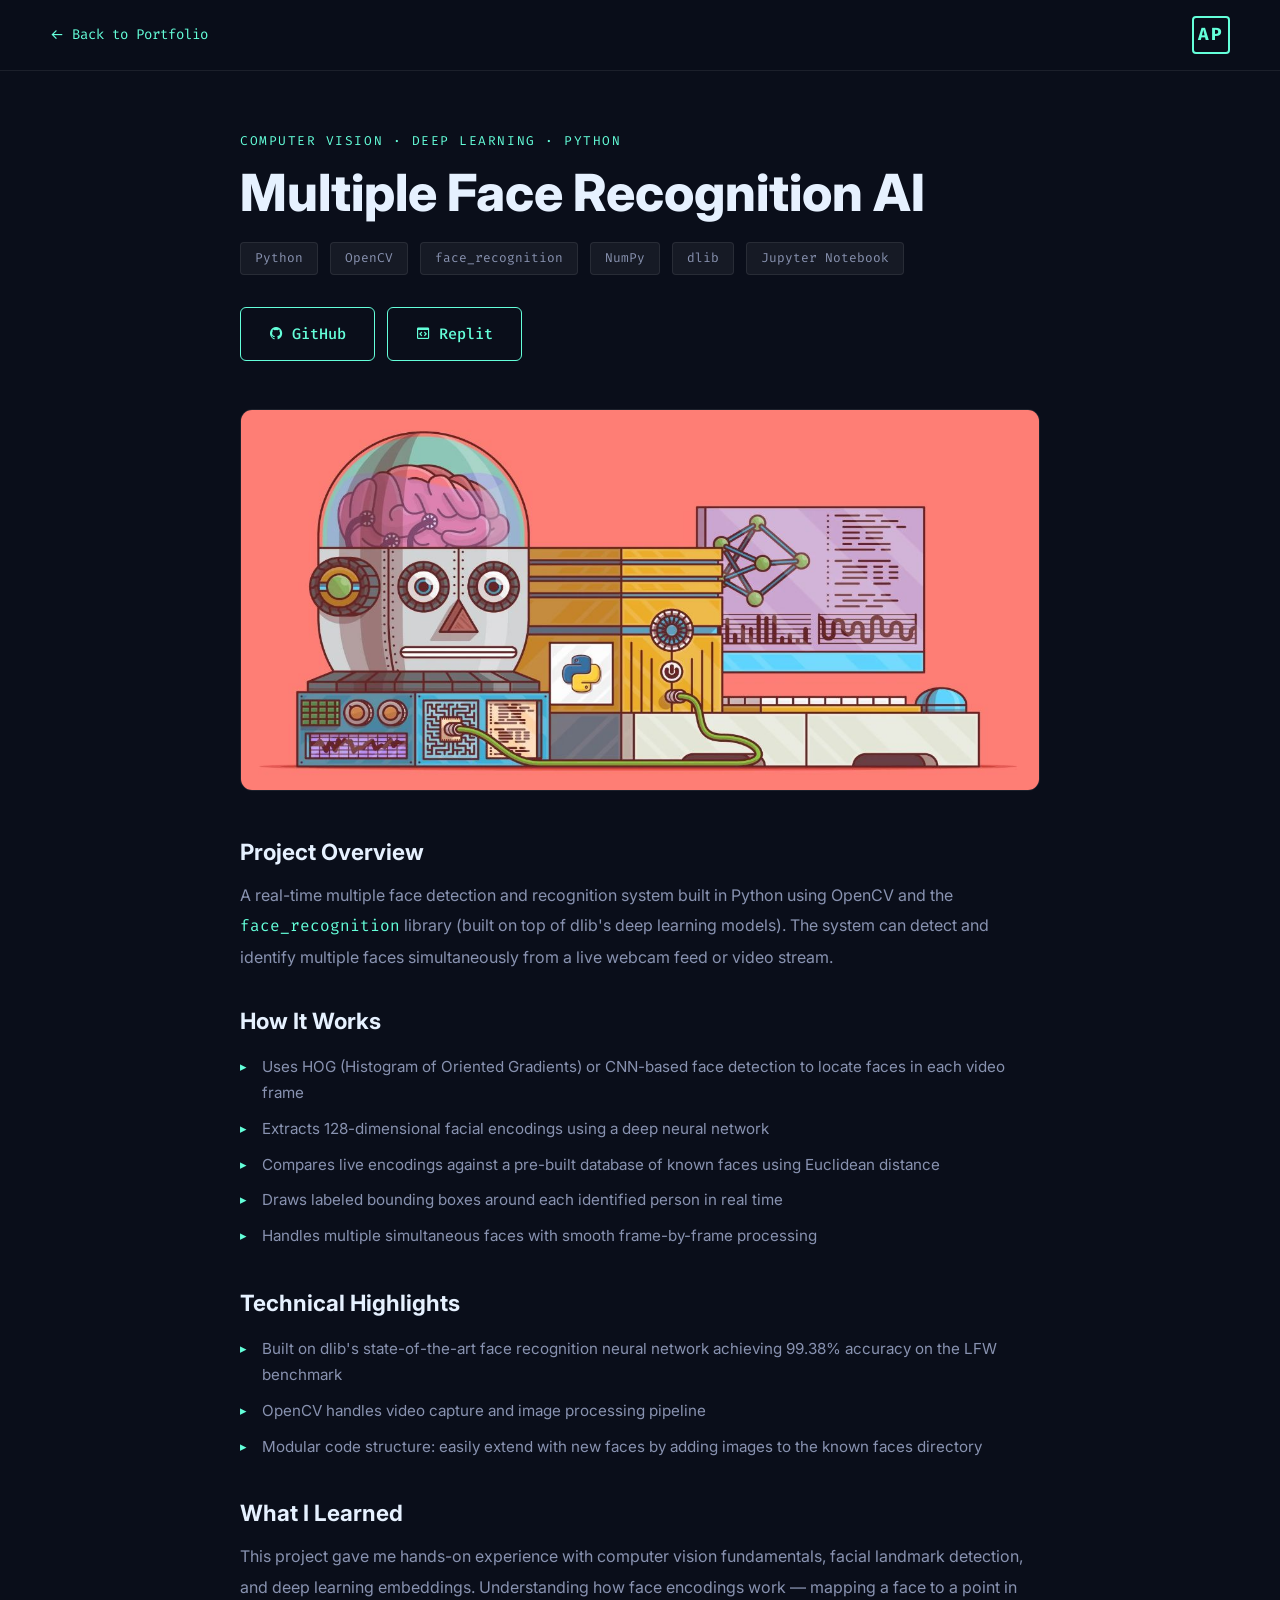
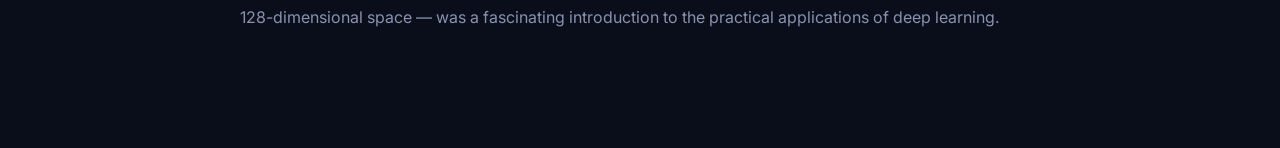
<file: projects/mfr.html>
<!DOCTYPE html>
<html lang="en">
<head>
  <meta charset="UTF-8">
  <meta name="viewport" content="width=device-width, initial-scale=1.0">
  <title>Multiple Face Recognition AI | Aakash Padhiyar</title>
  <meta name="description" content="Real-time multiple face detection and recognition system using Python, OpenCV, and the face_recognition library.">
  <link rel="icon" type="image/png" href="/favicon.png">
  <link rel="preconnect" href="https://fonts.googleapis.com">
  <link rel="preconnect" href="https://fonts.gstatic.com" crossorigin>
  <link href="https://fonts.googleapis.com/css2?family=Inter:wght@300;400;500;600;700;800&family=Fira+Code:wght@400;500;600&display=swap" rel="stylesheet">
  <link href="../assets/vendor/boxicons/css/boxicons.min.css" rel="stylesheet">
  <link href="../assets/css/style.css" rel="stylesheet">
</head>
<body class="project-page-body">

  <nav class="project-page-nav">
    <a href="/" class="back-link">
      <i class="bx bx-arrow-back"></i> Back to Portfolio
    </a>
    <a href="/" class="nav-logo" aria-label="Home">AP</a>
  </nav>

  <main class="project-detail">
    <div class="project-detail-header">
      <p class="project-detail-label">Computer Vision · Deep Learning · Python</p>
      <h1 class="project-detail-title">Multiple Face Recognition AI</h1>

      <div class="project-detail-meta">
        <span class="meta-tag">Python</span>
        <span class="meta-tag">OpenCV</span>
        <span class="meta-tag">face_recognition</span>
        <span class="meta-tag">NumPy</span>
        <span class="meta-tag">dlib</span>
        <span class="meta-tag">Jupyter Notebook</span>
      </div>

      <div class="project-detail-links">
        <a href="https://github.com/aakashpadhiyar/Multiple-Face-Recognition-AI-using-Python" target="_blank" rel="noopener" class="btn btn-outline">
          <i class="bx bxl-github"></i> GitHub
        </a>
        <a href="https://replit.com/github/aakashpadhiyar/Multiple-Face-Recognition-AI-using-Python" target="_blank" rel="noopener" class="btn btn-outline">
          <i class="bx bx-code-block"></i> Replit
        </a>
      </div>
    </div>

    <div class="project-detail-img">
      <img src="../assets/img/project/gan.jpg" alt="Multiple Face Recognition AI" loading="lazy">
    </div>

    <div class="project-detail-body">
      <h2>Project Overview</h2>
      <p>
        A real-time multiple face detection and recognition system built in Python using
        OpenCV and the <code style="color:var(--accent); font-family:var(--font-mono)">face_recognition</code> library
        (built on top of dlib's deep learning models). The system can detect and identify
        multiple faces simultaneously from a live webcam feed or video stream.
      </p>

      <h2>How It Works</h2>
      <ul>
        <li>Uses HOG (Histogram of Oriented Gradients) or CNN-based face detection to locate faces in each video frame</li>
        <li>Extracts 128-dimensional facial encodings using a deep neural network</li>
        <li>Compares live encodings against a pre-built database of known faces using Euclidean distance</li>
        <li>Draws labeled bounding boxes around each identified person in real time</li>
        <li>Handles multiple simultaneous faces with smooth frame-by-frame processing</li>
      </ul>

      <h2>Technical Highlights</h2>
      <ul>
        <li>Built on dlib's state-of-the-art face recognition neural network achieving 99.38% accuracy on the LFW benchmark</li>
        <li>OpenCV handles video capture and image processing pipeline</li>
        <li>Modular code structure: easily extend with new faces by adding images to the known faces directory</li>
      </ul>

      <h2>What I Learned</h2>
      <p>
        This project gave me hands-on experience with computer vision fundamentals, facial
        landmark detection, and deep learning embeddings. Understanding how face encodings
        work — mapping a face to a point in 128-dimensional space — was a fascinating
        introduction to the practical applications of deep learning.
      </p>
    </div>
  </main>

</body>
</html>
</file>
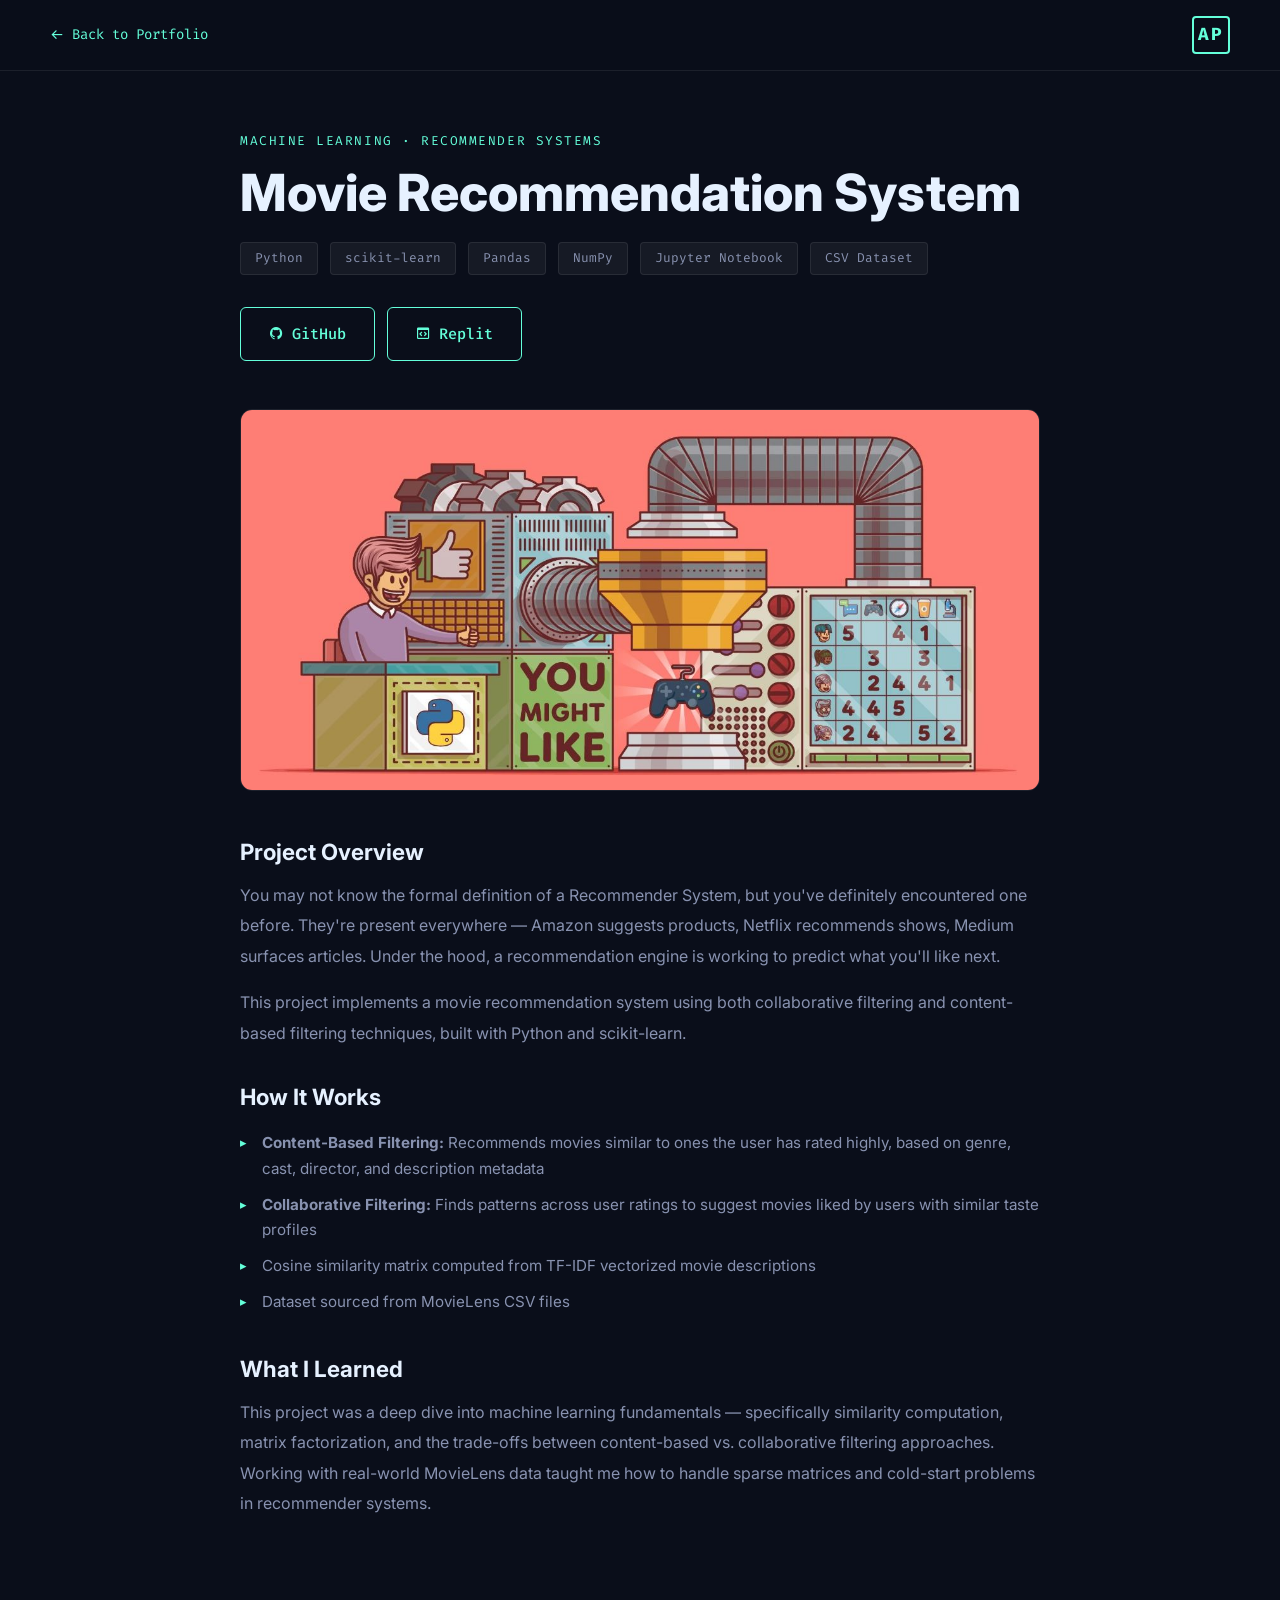
<file: projects/moviepython.html>
<!DOCTYPE html>
<html lang="en">
<head>
  <meta charset="UTF-8">
  <meta name="viewport" content="width=device-width, initial-scale=1.0">
  <title>Movie Recommendation System | Aakash Padhiyar</title>
  <meta name="description" content="A collaborative filtering and content-based movie recommendation engine built with Python and scikit-learn.">
  <link rel="icon" type="image/png" href="/favicon.png">
  <link rel="preconnect" href="https://fonts.googleapis.com">
  <link rel="preconnect" href="https://fonts.gstatic.com" crossorigin>
  <link href="https://fonts.googleapis.com/css2?family=Inter:wght@300;400;500;600;700;800&family=Fira+Code:wght@400;500;600&display=swap" rel="stylesheet">
  <link href="../assets/vendor/boxicons/css/boxicons.min.css" rel="stylesheet">
  <link href="../assets/css/style.css" rel="stylesheet">
</head>
<body class="project-page-body">

  <nav class="project-page-nav">
    <a href="/" class="back-link">
      <i class="bx bx-arrow-back"></i> Back to Portfolio
    </a>
    <a href="/" class="nav-logo" aria-label="Home">AP</a>
  </nav>

  <main class="project-detail">
    <div class="project-detail-header">
      <p class="project-detail-label">Machine Learning · Recommender Systems</p>
      <h1 class="project-detail-title">Movie Recommendation System</h1>

      <div class="project-detail-meta">
        <span class="meta-tag">Python</span>
        <span class="meta-tag">scikit-learn</span>
        <span class="meta-tag">Pandas</span>
        <span class="meta-tag">NumPy</span>
        <span class="meta-tag">Jupyter Notebook</span>
        <span class="meta-tag">CSV Dataset</span>
      </div>

      <div class="project-detail-links">
        <a href="https://github.com/aakashpadhiyar/Movie-Recommendation-system" target="_blank" rel="noopener" class="btn btn-outline">
          <i class="bx bxl-github"></i> GitHub
        </a>
        <a href="https://replit.com/github/aakashpadhiyar/Movie-Recommendation-system" target="_blank" rel="noopener" class="btn btn-outline">
          <i class="bx bx-code-block"></i> Replit
        </a>
      </div>
    </div>

    <div class="project-detail-img">
      <img src="../assets/img/project/recommender.jpg" alt="Movie Recommendation System" loading="lazy">
    </div>

    <div class="project-detail-body">
      <h2>Project Overview</h2>
      <p>
        You may not know the formal definition of a Recommender System, but you've definitely
        encountered one before. They're present everywhere — Amazon suggests products, Netflix
        recommends shows, Medium surfaces articles. Under the hood, a recommendation engine
        is working to predict what you'll like next.
      </p>
      <p>
        This project implements a movie recommendation system using both collaborative filtering
        and content-based filtering techniques, built with Python and scikit-learn.
      </p>

      <h2>How It Works</h2>
      <ul>
        <li><strong>Content-Based Filtering:</strong> Recommends movies similar to ones the user has rated highly, based on genre, cast, director, and description metadata</li>
        <li><strong>Collaborative Filtering:</strong> Finds patterns across user ratings to suggest movies liked by users with similar taste profiles</li>
        <li>Cosine similarity matrix computed from TF-IDF vectorized movie descriptions</li>
        <li>Dataset sourced from MovieLens CSV files</li>
      </ul>

      <h2>What I Learned</h2>
      <p>
        This project was a deep dive into machine learning fundamentals — specifically similarity
        computation, matrix factorization, and the trade-offs between content-based vs.
        collaborative filtering approaches. Working with real-world MovieLens data taught me
        how to handle sparse matrices and cold-start problems in recommender systems.
      </p>
    </div>
  </main>

</body>
</html>
</file>
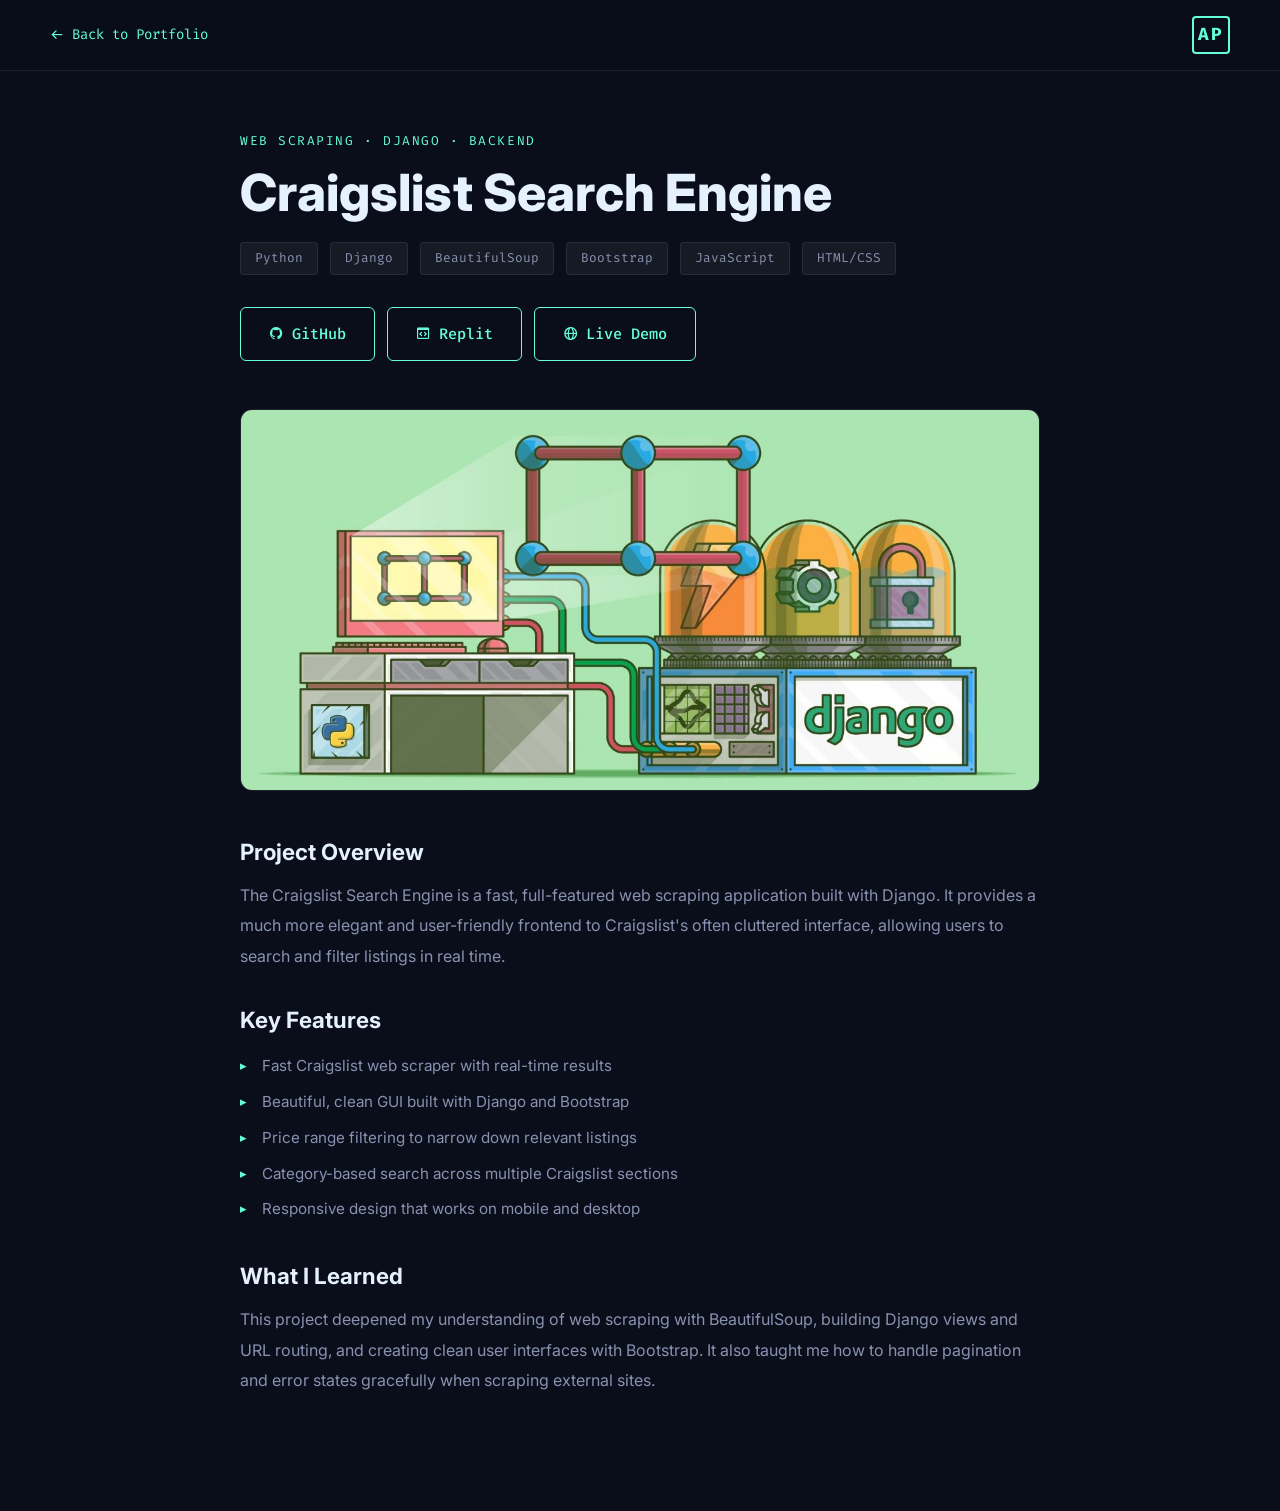
<file: projects/mycode.html>
<!DOCTYPE html>
<html lang="en">
<head>
  <meta charset="UTF-8">
  <meta name="viewport" content="width=device-width, initial-scale=1.0">
  <title>Craigslist Search Engine | Aakash Padhiyar</title>
  <meta name="description" content="A fast Craigslist web scraper with a beautiful Django-powered GUI. Filter results by price range in real time.">
  <link rel="icon" type="image/png" href="/favicon.png">
  <link rel="preconnect" href="https://fonts.googleapis.com">
  <link rel="preconnect" href="https://fonts.gstatic.com" crossorigin>
  <link href="https://fonts.googleapis.com/css2?family=Inter:wght@300;400;500;600;700;800&family=Fira+Code:wght@400;500;600&display=swap" rel="stylesheet">
  <link href="../assets/vendor/boxicons/css/boxicons.min.css" rel="stylesheet">
  <link href="../assets/css/style.css" rel="stylesheet">
</head>
<body class="project-page-body">

  <nav class="project-page-nav">
    <a href="/" class="back-link">
      <i class="bx bx-arrow-back"></i> Back to Portfolio
    </a>
    <a href="/" class="nav-logo" aria-label="Home">AP</a>
  </nav>

  <main class="project-detail">
    <div class="project-detail-header">
      <p class="project-detail-label">Web Scraping · Django · Backend</p>
      <h1 class="project-detail-title">Craigslist Search Engine</h1>

      <div class="project-detail-meta">
        <span class="meta-tag">Python</span>
        <span class="meta-tag">Django</span>
        <span class="meta-tag">BeautifulSoup</span>
        <span class="meta-tag">Bootstrap</span>
        <span class="meta-tag">JavaScript</span>
        <span class="meta-tag">HTML/CSS</span>
      </div>

      <div class="project-detail-links">
        <a href="https://github.com/aakashpadhiyar/Django_Scraping-mycode" target="_blank" rel="noopener" class="btn btn-outline">
          <i class="bx bxl-github"></i> GitHub
        </a>
        <a href="https://replit.com/@aakashpadhiyar/DjangoScraping-mycode#.replit" target="_blank" rel="noopener" class="btn btn-outline">
          <i class="bx bx-code-block"></i> Replit
        </a>
        <a href="https://vast-lowlands-62408.herokuapp.com/" target="_blank" rel="noopener" class="btn btn-outline">
          <i class="bx bx-globe"></i> Live Demo
        </a>
      </div>
    </div>

    <div class="project-detail-img">
      <img src="../assets/img/project/mycode.jpg" alt="Craigslist Search Engine screenshot" loading="lazy">
    </div>

    <div class="project-detail-body">
      <h2>Project Overview</h2>
      <p>
        The Craigslist Search Engine is a fast, full-featured web scraping application built
        with Django. It provides a much more elegant and user-friendly frontend to Craigslist's
        often cluttered interface, allowing users to search and filter listings in real time.
      </p>

      <h2>Key Features</h2>
      <ul>
        <li>Fast Craigslist web scraper with real-time results</li>
        <li>Beautiful, clean GUI built with Django and Bootstrap</li>
        <li>Price range filtering to narrow down relevant listings</li>
        <li>Category-based search across multiple Craigslist sections</li>
        <li>Responsive design that works on mobile and desktop</li>
      </ul>

      <h2>What I Learned</h2>
      <p>
        This project deepened my understanding of web scraping with BeautifulSoup,
        building Django views and URL routing, and creating clean user interfaces
        with Bootstrap. It also taught me how to handle pagination and error states
        gracefully when scraping external sites.
      </p>
    </div>
  </main>

</body>
</html>
</file>
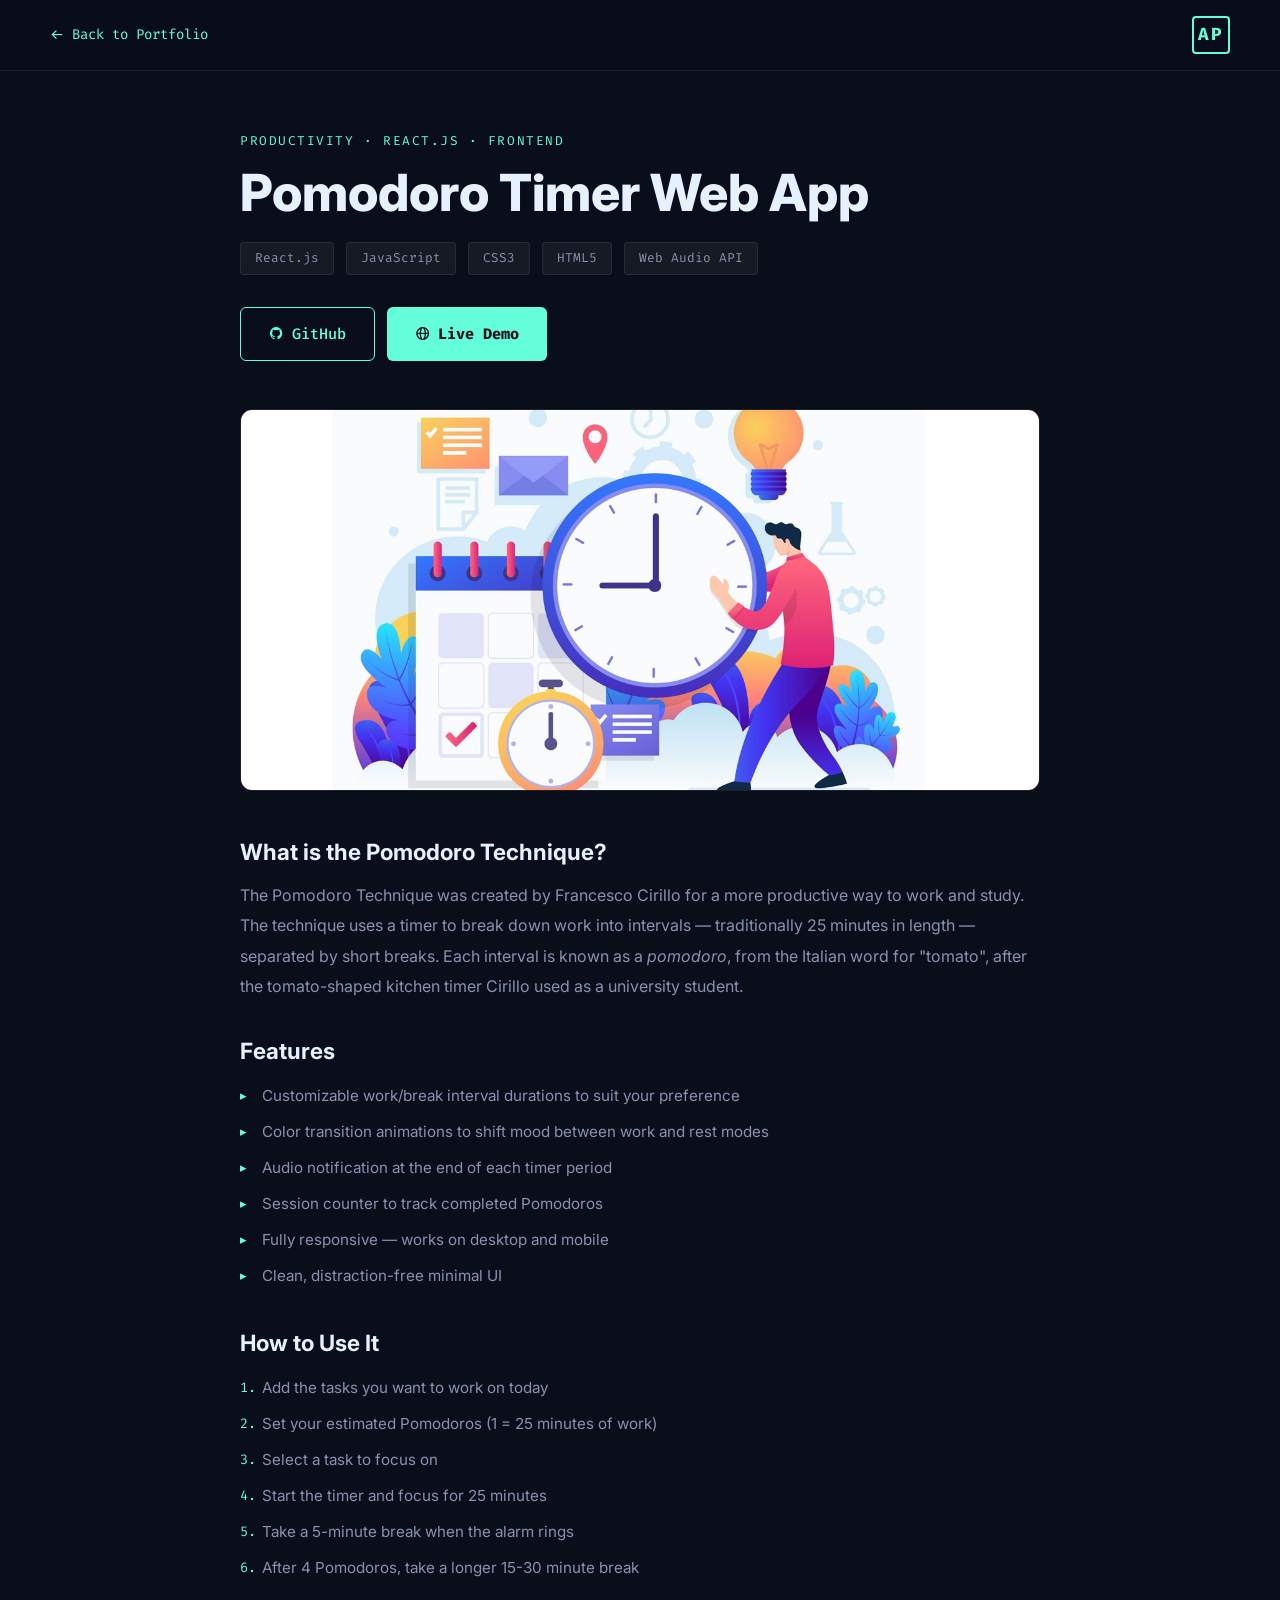
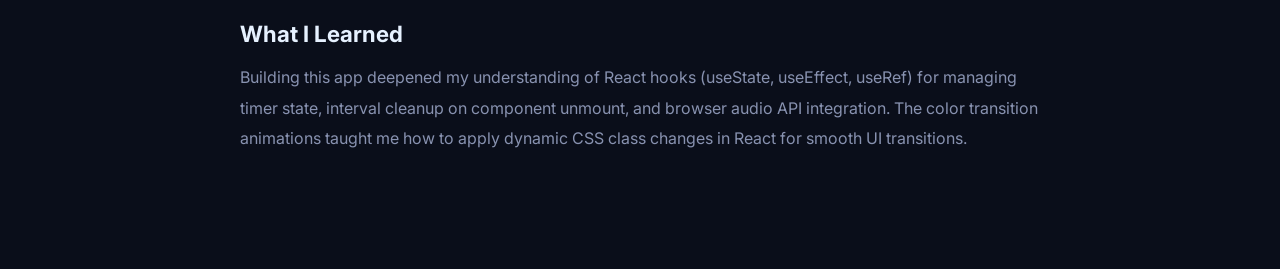
<file: projects/pomo.html>
<!DOCTYPE html>
<html lang="en">
<head>
  <meta charset="UTF-8">
  <meta name="viewport" content="width=device-width, initial-scale=1.0">
  <title>Pomodoro Timer Web App | Aakash Padhiyar</title>
  <meta name="description" content="A clean, minimal Pomodoro productivity timer built with React.js — customizable intervals, color transitions, audio notifications.">
  <link rel="icon" type="image/png" href="/favicon.png">
  <link rel="preconnect" href="https://fonts.googleapis.com">
  <link rel="preconnect" href="https://fonts.gstatic.com" crossorigin>
  <link href="https://fonts.googleapis.com/css2?family=Inter:wght@300;400;500;600;700;800&family=Fira+Code:wght@400;500;600&display=swap" rel="stylesheet">
  <link href="../assets/vendor/boxicons/css/boxicons.min.css" rel="stylesheet">
  <link href="../assets/css/style.css" rel="stylesheet">
</head>
<body class="project-page-body">

  <nav class="project-page-nav">
    <a href="/" class="back-link">
      <i class="bx bx-arrow-back"></i> Back to Portfolio
    </a>
    <a href="/" class="nav-logo" aria-label="Home">AP</a>
  </nav>

  <main class="project-detail">
    <div class="project-detail-header">
      <p class="project-detail-label">Productivity · React.js · Frontend</p>
      <h1 class="project-detail-title">Pomodoro Timer Web App</h1>

      <div class="project-detail-meta">
        <span class="meta-tag">React.js</span>
        <span class="meta-tag">JavaScript</span>
        <span class="meta-tag">CSS3</span>
        <span class="meta-tag">HTML5</span>
        <span class="meta-tag">Web Audio API</span>
      </div>

      <div class="project-detail-links">
        <a href="https://github.com/aakashpadhiyar/pomodoro-react" target="_blank" rel="noopener" class="btn btn-outline">
          <i class="bx bxl-github"></i> GitHub
        </a>
        <a href="https://codesandbox.io/s/github/aakashpadhiyar/pomodoro-react" target="_blank" rel="noopener" class="btn btn-primary">
          <i class="bx bx-globe"></i> Live Demo
        </a>
      </div>
    </div>

    <div class="project-detail-img">
      <img src="../assets/img/project/pomo.jpg" alt="Pomodoro Timer Web App" loading="lazy">
    </div>

    <div class="project-detail-body">
      <h2>What is the Pomodoro Technique?</h2>
      <p>
        The Pomodoro Technique was created by Francesco Cirillo for a more productive way
        to work and study. The technique uses a timer to break down work into intervals —
        traditionally 25 minutes in length — separated by short breaks. Each interval is
        known as a <em>pomodoro</em>, from the Italian word for "tomato", after the
        tomato-shaped kitchen timer Cirillo used as a university student.
      </p>

      <h2>Features</h2>
      <ul>
        <li>Customizable work/break interval durations to suit your preference</li>
        <li>Color transition animations to shift mood between work and rest modes</li>
        <li>Audio notification at the end of each timer period</li>
        <li>Session counter to track completed Pomodoros</li>
        <li>Fully responsive — works on desktop and mobile</li>
        <li>Clean, distraction-free minimal UI</li>
      </ul>

      <h2>How to Use It</h2>
      <ol>
        <li>Add the tasks you want to work on today</li>
        <li>Set your estimated Pomodoros (1 = 25 minutes of work)</li>
        <li>Select a task to focus on</li>
        <li>Start the timer and focus for 25 minutes</li>
        <li>Take a 5-minute break when the alarm rings</li>
        <li>After 4 Pomodoros, take a longer 15-30 minute break</li>
      </ol>

      <h2>What I Learned</h2>
      <p>
        Building this app deepened my understanding of React hooks (useState, useEffect,
        useRef) for managing timer state, interval cleanup on component unmount, and
        browser audio API integration. The color transition animations taught me how to
        apply dynamic CSS class changes in React for smooth UI transitions.
      </p>
    </div>
  </main>

</body>
</html>
</file>
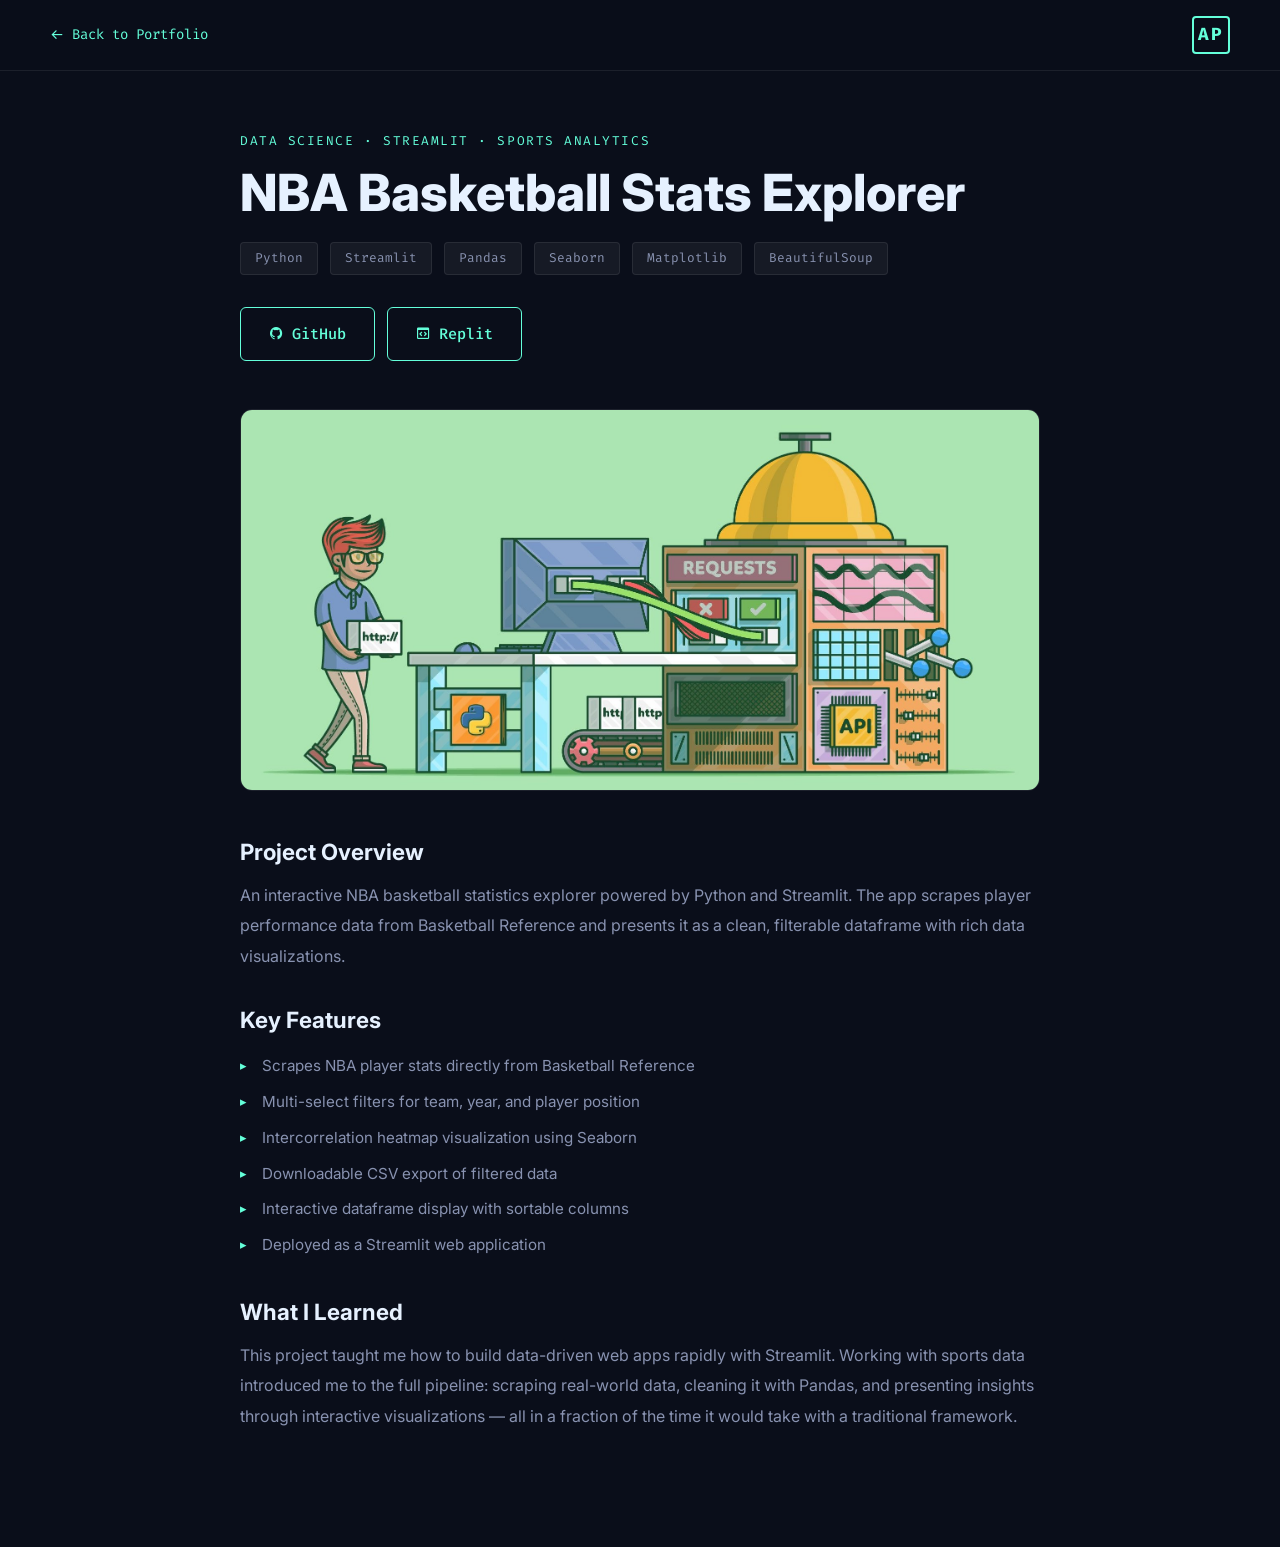
<file: projects/streamb.html>
<!DOCTYPE html>
<html lang="en">
<head>
  <meta charset="UTF-8">
  <meta name="viewport" content="width=device-width, initial-scale=1.0">
  <title>NBA Basketball Stats Explorer | Aakash Padhiyar</title>
  <meta name="description" content="An interactive NBA statistics explorer built with Python and Streamlit — browse player stats, filter by team and year, visualize with heatmaps.">
  <link rel="icon" type="image/png" href="/favicon.png">
  <link rel="preconnect" href="https://fonts.googleapis.com">
  <link rel="preconnect" href="https://fonts.gstatic.com" crossorigin>
  <link href="https://fonts.googleapis.com/css2?family=Inter:wght@300;400;500;600;700;800&family=Fira+Code:wght@400;500;600&display=swap" rel="stylesheet">
  <link href="../assets/vendor/boxicons/css/boxicons.min.css" rel="stylesheet">
  <link href="../assets/css/style.css" rel="stylesheet">
</head>
<body class="project-page-body">

  <nav class="project-page-nav">
    <a href="/" class="back-link">
      <i class="bx bx-arrow-back"></i> Back to Portfolio
    </a>
    <a href="/" class="nav-logo" aria-label="Home">AP</a>
  </nav>

  <main class="project-detail">
    <div class="project-detail-header">
      <p class="project-detail-label">Data Science · Streamlit · Sports Analytics</p>
      <h1 class="project-detail-title">NBA Basketball Stats Explorer</h1>

      <div class="project-detail-meta">
        <span class="meta-tag">Python</span>
        <span class="meta-tag">Streamlit</span>
        <span class="meta-tag">Pandas</span>
        <span class="meta-tag">Seaborn</span>
        <span class="meta-tag">Matplotlib</span>
        <span class="meta-tag">BeautifulSoup</span>
      </div>

      <div class="project-detail-links">
        <a href="https://github.com/aakashpadhiyar/Streamlit_basketBall_dataframe" target="_blank" rel="noopener" class="btn btn-outline">
          <i class="bx bxl-github"></i> GitHub
        </a>
        <a href="https://replit.com/@aakashpadhiyar/StreamlitbasketBalldataframe" target="_blank" rel="noopener" class="btn btn-outline">
          <i class="bx bx-code-block"></i> Replit
        </a>
      </div>
    </div>

    <div class="project-detail-img">
      <img src="../assets/img/project/ml.jpg" alt="NBA Basketball Stats Explorer" loading="lazy">
    </div>

    <div class="project-detail-body">
      <h2>Project Overview</h2>
      <p>
        An interactive NBA basketball statistics explorer powered by Python and Streamlit.
        The app scrapes player performance data from Basketball Reference and presents it
        as a clean, filterable dataframe with rich data visualizations.
      </p>

      <h2>Key Features</h2>
      <ul>
        <li>Scrapes NBA player stats directly from Basketball Reference</li>
        <li>Multi-select filters for team, year, and player position</li>
        <li>Intercorrelation heatmap visualization using Seaborn</li>
        <li>Downloadable CSV export of filtered data</li>
        <li>Interactive dataframe display with sortable columns</li>
        <li>Deployed as a Streamlit web application</li>
      </ul>

      <h2>What I Learned</h2>
      <p>
        This project taught me how to build data-driven web apps rapidly with Streamlit.
        Working with sports data introduced me to the full pipeline: scraping real-world
        data, cleaning it with Pandas, and presenting insights through interactive
        visualizations — all in a fraction of the time it would take with a traditional framework.
      </p>
    </div>
  </main>

</body>
</html>
</file>
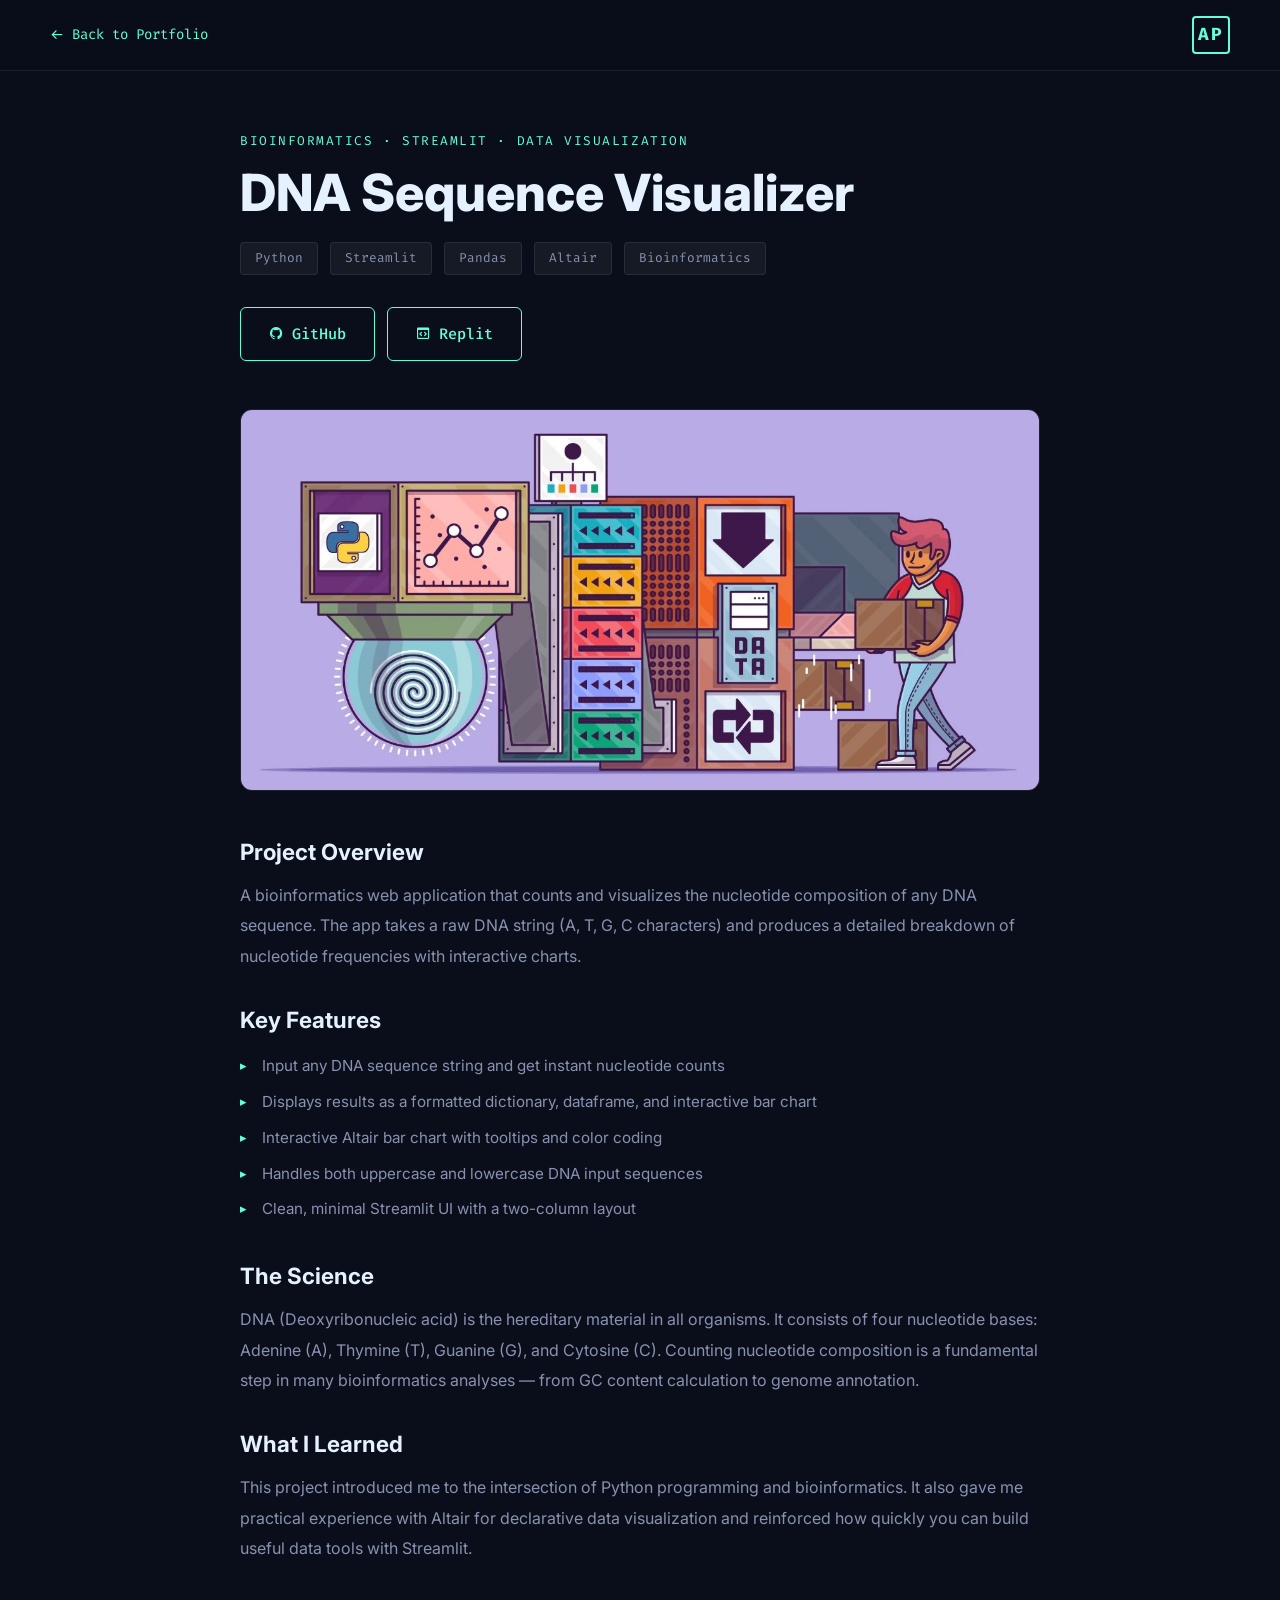
<file: projects/streamd.html>
<!DOCTYPE html>
<html lang="en">
<head>
  <meta charset="UTF-8">
  <meta name="viewport" content="width=device-width, initial-scale=1.0">
  <title>DNA Sequence Visualizer | Aakash Padhiyar</title>
  <meta name="description" content="A bioinformatics web app for DNA nucleotide counting and composition visualization built with Python and Streamlit.">
  <link rel="icon" type="image/png" href="/favicon.png">
  <link rel="preconnect" href="https://fonts.googleapis.com">
  <link rel="preconnect" href="https://fonts.gstatic.com" crossorigin>
  <link href="https://fonts.googleapis.com/css2?family=Inter:wght@300;400;500;600;700;800&family=Fira+Code:wght@400;500;600&display=swap" rel="stylesheet">
  <link href="../assets/vendor/boxicons/css/boxicons.min.css" rel="stylesheet">
  <link href="../assets/css/style.css" rel="stylesheet">
</head>
<body class="project-page-body">

  <nav class="project-page-nav">
    <a href="/" class="back-link">
      <i class="bx bx-arrow-back"></i> Back to Portfolio
    </a>
    <a href="/" class="nav-logo" aria-label="Home">AP</a>
  </nav>

  <main class="project-detail">
    <div class="project-detail-header">
      <p class="project-detail-label">Bioinformatics · Streamlit · Data Visualization</p>
      <h1 class="project-detail-title">DNA Sequence Visualizer</h1>

      <div class="project-detail-meta">
        <span class="meta-tag">Python</span>
        <span class="meta-tag">Streamlit</span>
        <span class="meta-tag">Pandas</span>
        <span class="meta-tag">Altair</span>
        <span class="meta-tag">Bioinformatics</span>
      </div>

      <div class="project-detail-links">
        <a href="https://github.com/aakashpadhiyar/streamlit_basics_eg-DNA-App" target="_blank" rel="noopener" class="btn btn-outline">
          <i class="bx bxl-github"></i> GitHub
        </a>
        <a href="https://replit.com/github/aakashpadhiyar/streamlit_basics_eg-DNA-App" target="_blank" rel="noopener" class="btn btn-outline">
          <i class="bx bx-code-block"></i> Replit
        </a>
      </div>
    </div>

    <div class="project-detail-img">
      <img src="../assets/img/project/vdg.jpg" alt="DNA Sequence Visualizer" loading="lazy">
    </div>

    <div class="project-detail-body">
      <h2>Project Overview</h2>
      <p>
        A bioinformatics web application that counts and visualizes the nucleotide composition
        of any DNA sequence. The app takes a raw DNA string (A, T, G, C characters) and
        produces a detailed breakdown of nucleotide frequencies with interactive charts.
      </p>

      <h2>Key Features</h2>
      <ul>
        <li>Input any DNA sequence string and get instant nucleotide counts</li>
        <li>Displays results as a formatted dictionary, dataframe, and interactive bar chart</li>
        <li>Interactive Altair bar chart with tooltips and color coding</li>
        <li>Handles both uppercase and lowercase DNA input sequences</li>
        <li>Clean, minimal Streamlit UI with a two-column layout</li>
      </ul>

      <h2>The Science</h2>
      <p>
        DNA (Deoxyribonucleic acid) is the hereditary material in all organisms. It consists of
        four nucleotide bases: Adenine (A), Thymine (T), Guanine (G), and Cytosine (C).
        Counting nucleotide composition is a fundamental step in many bioinformatics analyses —
        from GC content calculation to genome annotation.
      </p>

      <h2>What I Learned</h2>
      <p>
        This project introduced me to the intersection of Python programming and bioinformatics.
        It also gave me practical experience with Altair for declarative data visualization and
        reinforced how quickly you can build useful data tools with Streamlit.
      </p>
    </div>
  </main>

</body>
</html>
</file>
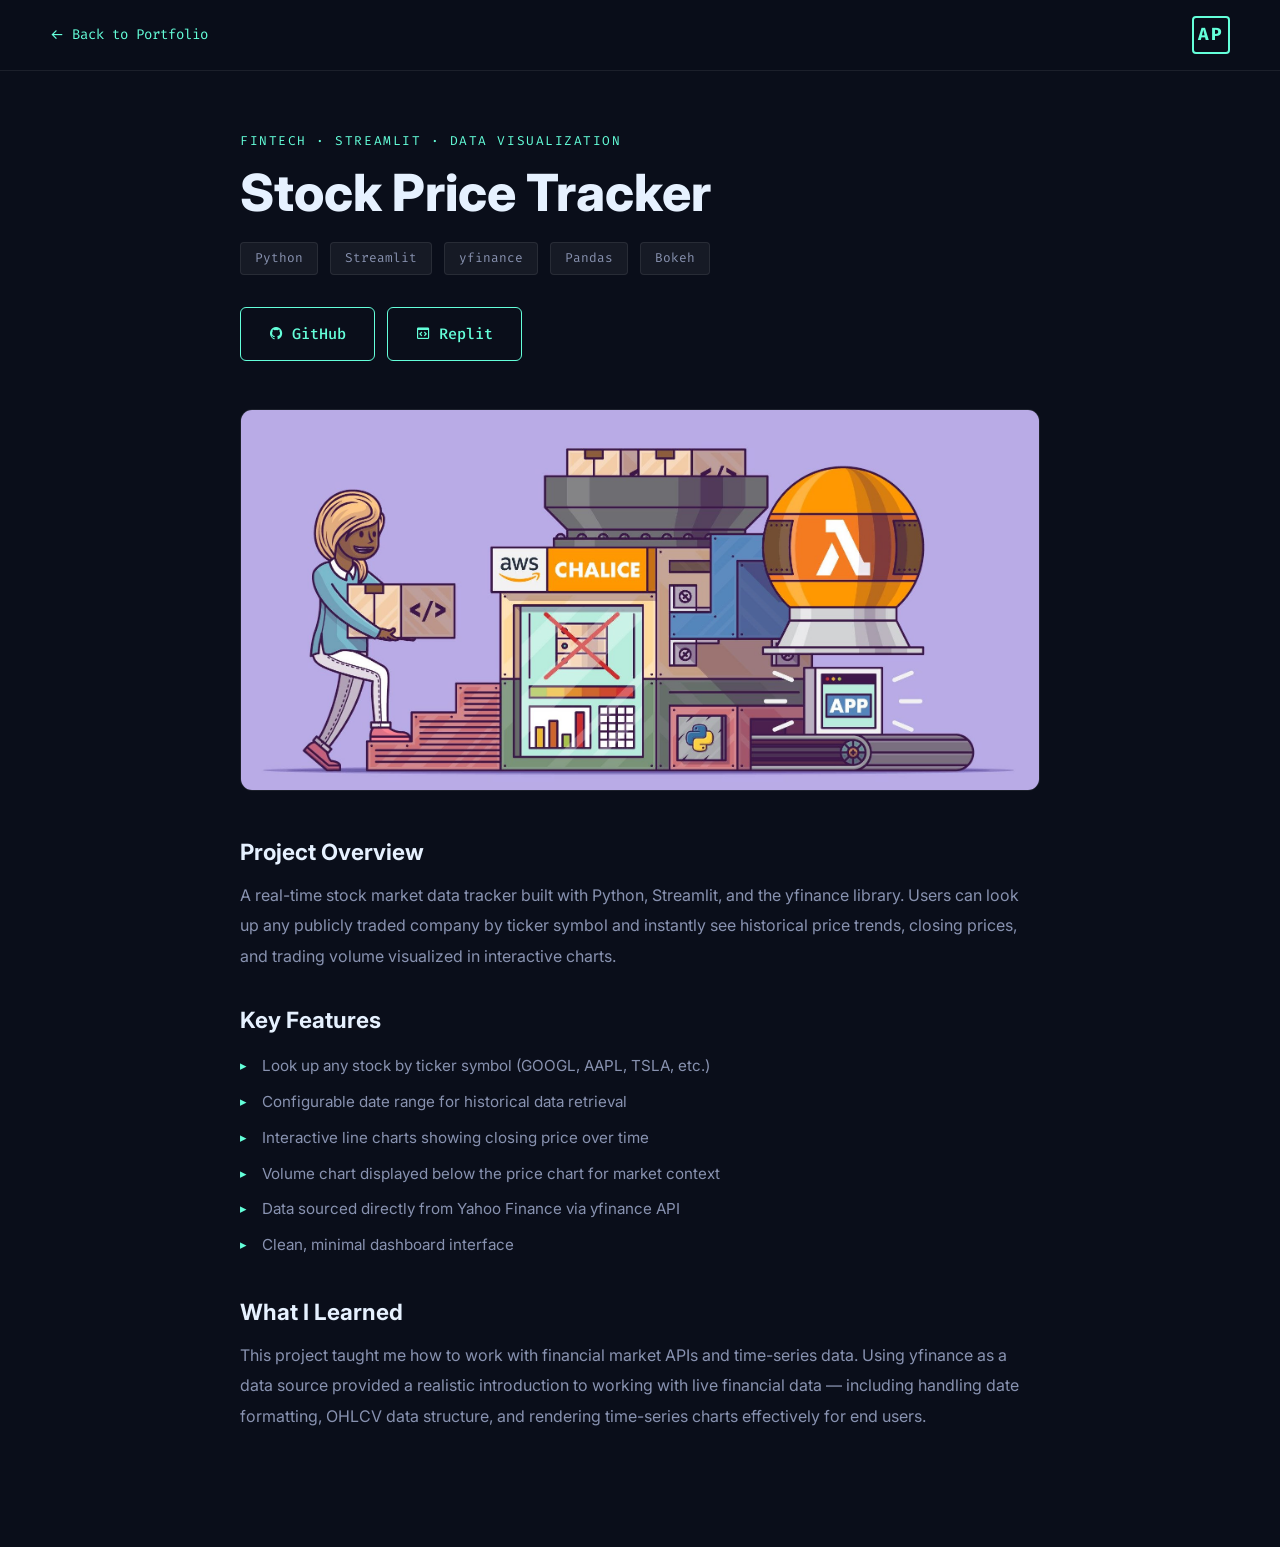
<file: projects/streamstock.html>
<!DOCTYPE html>
<html lang="en">
<head>
  <meta charset="UTF-8">
  <meta name="viewport" content="width=device-width, initial-scale=1.0">
  <title>Stock Price Tracker | Aakash Padhiyar</title>
  <meta name="description" content="Real-time stock market tracker built with Python, Streamlit, and yfinance — visualize historical prices and volume for any stock.">
  <link rel="icon" type="image/png" href="/favicon.png">
  <link rel="preconnect" href="https://fonts.googleapis.com">
  <link rel="preconnect" href="https://fonts.gstatic.com" crossorigin>
  <link href="https://fonts.googleapis.com/css2?family=Inter:wght@300;400;500;600;700;800&family=Fira+Code:wght@400;500;600&display=swap" rel="stylesheet">
  <link href="../assets/vendor/boxicons/css/boxicons.min.css" rel="stylesheet">
  <link href="../assets/css/style.css" rel="stylesheet">
</head>
<body class="project-page-body">

  <nav class="project-page-nav">
    <a href="/" class="back-link">
      <i class="bx bx-arrow-back"></i> Back to Portfolio
    </a>
    <a href="/" class="nav-logo" aria-label="Home">AP</a>
  </nav>

  <main class="project-detail">
    <div class="project-detail-header">
      <p class="project-detail-label">FinTech · Streamlit · Data Visualization</p>
      <h1 class="project-detail-title">Stock Price Tracker</h1>

      <div class="project-detail-meta">
        <span class="meta-tag">Python</span>
        <span class="meta-tag">Streamlit</span>
        <span class="meta-tag">yfinance</span>
        <span class="meta-tag">Pandas</span>
        <span class="meta-tag">Bokeh</span>
      </div>

      <div class="project-detail-links">
        <a href="https://github.com/aakashpadhiyar/Stock-Price-App-Python-Streamlit" target="_blank" rel="noopener" class="btn btn-outline">
          <i class="bx bxl-github"></i> GitHub
        </a>
        <a href="https://replit.com/github/aakashpadhiyar/Stock-Price-App-Python-Streamlit" target="_blank" rel="noopener" class="btn btn-outline">
          <i class="bx bx-code-block"></i> Replit
        </a>
      </div>
    </div>

    <div class="project-detail-img">
      <img src="../assets/img/project/iras.jpeg" alt="Stock Price Tracker App" loading="lazy">
    </div>

    <div class="project-detail-body">
      <h2>Project Overview</h2>
      <p>
        A real-time stock market data tracker built with Python, Streamlit, and the
        yfinance library. Users can look up any publicly traded company by ticker symbol
        and instantly see historical price trends, closing prices, and trading volume
        visualized in interactive charts.
      </p>

      <h2>Key Features</h2>
      <ul>
        <li>Look up any stock by ticker symbol (GOOGL, AAPL, TSLA, etc.)</li>
        <li>Configurable date range for historical data retrieval</li>
        <li>Interactive line charts showing closing price over time</li>
        <li>Volume chart displayed below the price chart for market context</li>
        <li>Data sourced directly from Yahoo Finance via yfinance API</li>
        <li>Clean, minimal dashboard interface</li>
      </ul>

      <h2>What I Learned</h2>
      <p>
        This project taught me how to work with financial market APIs and time-series data.
        Using yfinance as a data source provided a realistic introduction to working with
        live financial data — including handling date formatting, OHLCV data structure,
        and rendering time-series charts effectively for end users.
      </p>
    </div>
  </main>

</body>
</html>
</file>
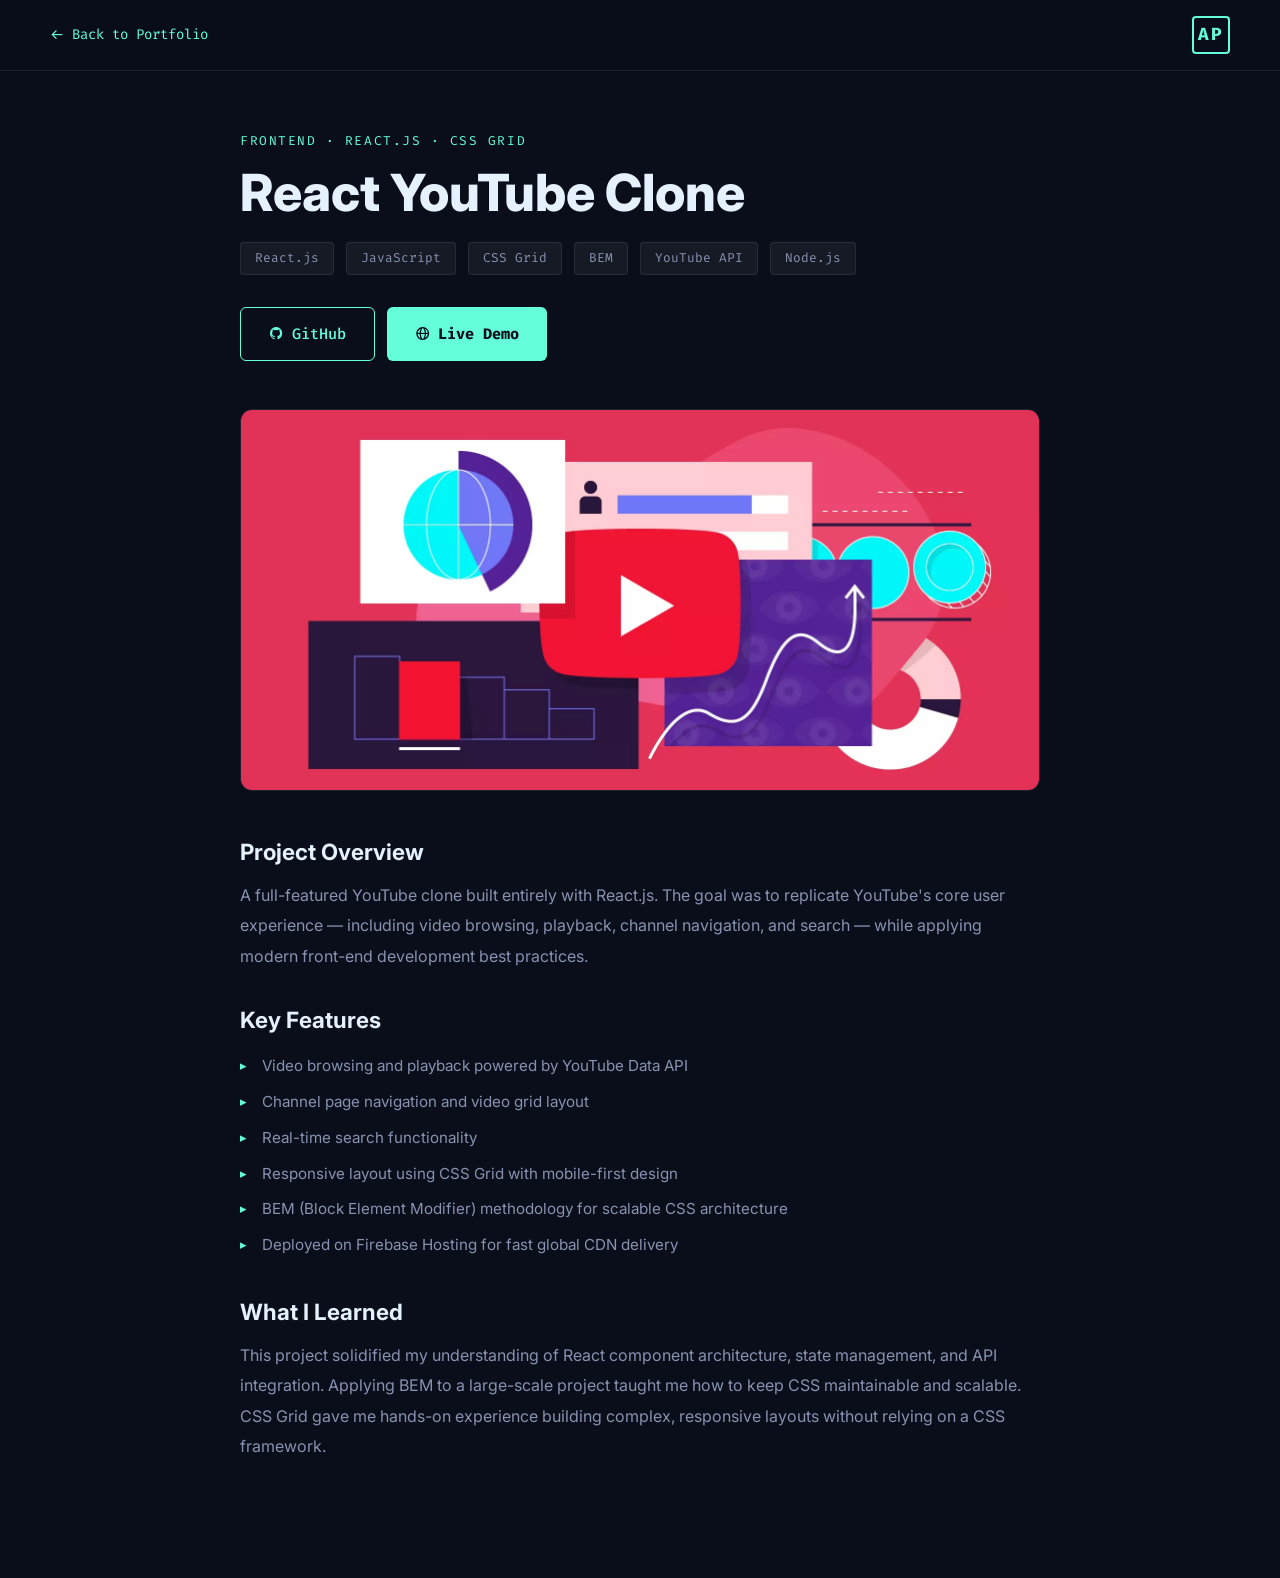
<file: projects/youclone.html>
<!DOCTYPE html>
<html lang="en">
<head>
  <meta charset="UTF-8">
  <meta name="viewport" content="width=device-width, initial-scale=1.0">
  <title>React YouTube Clone | Aakash Padhiyar</title>
  <meta name="description" content="A full-featured YouTube clone built with React.js featuring video playback, search, and responsive CSS Grid layout.">
  <link rel="icon" type="image/png" href="/favicon.png">
  <link rel="preconnect" href="https://fonts.googleapis.com">
  <link rel="preconnect" href="https://fonts.gstatic.com" crossorigin>
  <link href="https://fonts.googleapis.com/css2?family=Inter:wght@300;400;500;600;700;800&family=Fira+Code:wght@400;500;600&display=swap" rel="stylesheet">
  <link href="../assets/vendor/boxicons/css/boxicons.min.css" rel="stylesheet">
  <link href="../assets/css/style.css" rel="stylesheet">
</head>
<body class="project-page-body">

  <nav class="project-page-nav">
    <a href="/" class="back-link">
      <i class="bx bx-arrow-back"></i> Back to Portfolio
    </a>
    <a href="/" class="nav-logo" aria-label="Home">AP</a>
  </nav>

  <main class="project-detail">
    <div class="project-detail-header">
      <p class="project-detail-label">Frontend · React.js · CSS Grid</p>
      <h1 class="project-detail-title">React YouTube Clone</h1>

      <div class="project-detail-meta">
        <span class="meta-tag">React.js</span>
        <span class="meta-tag">JavaScript</span>
        <span class="meta-tag">CSS Grid</span>
        <span class="meta-tag">BEM</span>
        <span class="meta-tag">YouTube API</span>
        <span class="meta-tag">Node.js</span>
      </div>

      <div class="project-detail-links">
        <a href="https://github.com/aakashpadhiyar/react-youtube-clone" target="_blank" rel="noopener" class="btn btn-outline">
          <i class="bx bxl-github"></i> GitHub
        </a>
        <a href="https://react-74e7c.web.app/" target="_blank" rel="noopener" class="btn btn-primary">
          <i class="bx bx-globe"></i> Live Demo
        </a>
      </div>
    </div>

    <div class="project-detail-img">
      <img src="../assets/img/project/youtube.jpeg" alt="React YouTube Clone screenshot" loading="lazy">
    </div>

    <div class="project-detail-body">
      <h2>Project Overview</h2>
      <p>
        A full-featured YouTube clone built entirely with React.js. The goal was to replicate
        YouTube's core user experience — including video browsing, playback, channel navigation,
        and search — while applying modern front-end development best practices.
      </p>

      <h2>Key Features</h2>
      <ul>
        <li>Video browsing and playback powered by YouTube Data API</li>
        <li>Channel page navigation and video grid layout</li>
        <li>Real-time search functionality</li>
        <li>Responsive layout using CSS Grid with mobile-first design</li>
        <li>BEM (Block Element Modifier) methodology for scalable CSS architecture</li>
        <li>Deployed on Firebase Hosting for fast global CDN delivery</li>
      </ul>

      <h2>What I Learned</h2>
      <p>
        This project solidified my understanding of React component architecture, state management,
        and API integration. Applying BEM to a large-scale project taught me how to keep
        CSS maintainable and scalable. CSS Grid gave me hands-on experience building
        complex, responsive layouts without relying on a CSS framework.
      </p>
    </div>
  </main>

</body>
</html>
</file>
<file: assets/css/style.css>
/* ============================================
   AAKASH PADHIYAR - PORTFOLIO
   Custom Portfolio CSS — Modern Dark Theme
   ============================================ */

/* ============================================
   CSS CUSTOM PROPERTIES
   ============================================ */
:root {
  --bg-dark: #0a0e1a;
  --bg-medium: #0d1729;
  --bg-card: #112240;
  --bg-card-hover: #1a2f58;
  --accent: #64ffda;
  --accent-blue: #57cbff;
  --text-primary: #ccd6f6;
  --text-secondary: #8892b0;
  --text-heading: #e6f1ff;
  --border: rgba(100, 255, 218, 0.1);
  --border-card: rgba(255, 255, 255, 0.08);
  --nav-height: 70px;
  --transition: all 0.3s cubic-bezier(0.645, 0.045, 0.355, 1);
  --font-mono: 'Fira Code', 'Courier New', monospace;
  --font-sans: 'Inter', -apple-system, BlinkMacSystemFont, 'Segoe UI', sans-serif;
  --shadow: 0 10px 30px -15px rgba(2, 12, 27, 0.7);
  --shadow-lg: 0 20px 60px -20px rgba(2, 12, 27, 0.9);
}

/* ============================================
   RESET & BASE
   ============================================ */
*, *::before, *::after {
  box-sizing: border-box;
  margin: 0;
  padding: 0;
}

html {
  scroll-behavior: smooth;
  font-size: 16px;
}

body {
  font-family: var(--font-sans);
  background-color: var(--bg-dark);
  color: var(--text-primary);
  line-height: 1.6;
  overflow-x: hidden;
  -webkit-font-smoothing: antialiased;
  -moz-osx-font-smoothing: grayscale;
}

a {
  color: var(--accent);
  text-decoration: none;
  transition: var(--transition);
}

a:hover {
  color: var(--accent);
  opacity: 0.8;
}

img {
  max-width: 100%;
  height: auto;
  display: block;
}

ul { list-style: none; }

/* ============================================
   TYPOGRAPHY
   ============================================ */
h1, h2, h3, h4, h5, h6 {
  color: var(--text-heading);
  line-height: 1.2;
  font-family: var(--font-sans);
}

/* ============================================
   UTILITY CLASSES
   ============================================ */
.container {
  max-width: 1100px;
  margin: 0 auto;
  padding: 0 50px;
}

.section {
  padding: 100px 0;
}

.section-title {
  font-size: 2rem;
  font-weight: 700;
  color: var(--text-heading);
  margin-bottom: 60px;
  display: flex;
  align-items: center;
  gap: 16px;
  white-space: nowrap;
}

.section-title::after {
  content: '';
  display: block;
  height: 1px;
  width: 300px;
  background: var(--border-card);
  flex-shrink: 0;
}

.section-num {
  font-family: var(--font-mono);
  font-size: 1.2rem;
  color: var(--accent);
  font-weight: 400;
}

/* ============================================
   BUTTONS
   ============================================ */
.btn {
  display: inline-flex;
  align-items: center;
  gap: 8px;
  padding: 14px 28px;
  border-radius: 6px;
  font-size: 0.95rem;
  font-weight: 500;
  transition: var(--transition);
  cursor: pointer;
  border: none;
  text-decoration: none;
  white-space: nowrap;
  font-family: var(--font-mono);
}

.btn-primary {
  background: var(--accent);
  color: var(--bg-dark);
  font-weight: 700;
}

.btn-primary:hover {
  background: transparent;
  color: var(--accent);
  box-shadow: inset 0 0 0 2px var(--accent);
  opacity: 1;
}

.btn-outline {
  background: transparent;
  color: var(--accent);
  border: 1px solid var(--accent);
}

.btn-outline:hover {
  background: rgba(100, 255, 218, 0.1);
  opacity: 1;
}

.btn-lg {
  padding: 18px 40px;
  font-size: 1rem;
}

/* ============================================
   NAVBAR
   ============================================ */
.navbar {
  position: fixed;
  top: 0;
  left: 0;
  right: 0;
  height: var(--nav-height);
  z-index: 1000;
  transition: var(--transition);
}

.navbar.scrolled {
  background: rgba(10, 14, 26, 0.97);
  backdrop-filter: blur(12px);
  -webkit-backdrop-filter: blur(12px);
  box-shadow: 0 4px 30px rgba(0, 0, 0, 0.4);
}

.nav-container {
  max-width: 1200px;
  margin: 0 auto;
  padding: 0 50px;
  height: 100%;
  display: flex;
  align-items: center;
  justify-content: space-between;
}

.nav-logo {
  font-family: var(--font-mono);
  font-size: 1.5rem;
  font-weight: 700;
  color: var(--accent);
  letter-spacing: 2px;
  border: 2px solid var(--accent);
  width: 42px;
  height: 42px;
  display: flex;
  align-items: center;
  justify-content: center;
  border-radius: 4px;
  transition: var(--transition);
}

.nav-logo:hover {
  opacity: 1;
  background: rgba(100, 255, 218, 0.1);
}

.nav-links {
  display: flex;
  align-items: center;
  gap: 4px;
}

.nav-links li a {
  color: var(--text-primary);
  font-size: 0.875rem;
  padding: 8px 14px;
  border-radius: 4px;
  transition: var(--transition);
  font-family: var(--font-mono);
}

.nav-links li a:hover {
  color: var(--accent);
  opacity: 1;
}

.nav-links li a.active-link {
  color: var(--accent);
}

.nav-resume-btn {
  border: 1px solid var(--accent) !important;
  color: var(--accent) !important;
  padding: 10px 18px !important;
  border-radius: 6px !important;
  margin-left: 8px;
}

.nav-resume-btn:hover {
  background: rgba(100, 255, 218, 0.1) !important;
}

/* Hamburger */
.hamburger {
  display: none;
  flex-direction: column;
  gap: 5px;
  background: none;
  border: none;
  cursor: pointer;
  padding: 6px;
  z-index: 1001;
}

.hamburger span {
  display: block;
  width: 24px;
  height: 2px;
  background: var(--accent);
  border-radius: 2px;
  transition: var(--transition);
}

.hamburger.open span:nth-child(1) {
  transform: translateY(7px) rotate(45deg);
}
.hamburger.open span:nth-child(2) { opacity: 0; }
.hamburger.open span:nth-child(3) {
  transform: translateY(-7px) rotate(-45deg);
}

/* Mobile Menu */
.mobile-menu {
  position: fixed;
  top: 0;
  right: -100%;
  width: min(75vw, 320px);
  height: 100vh;
  background: var(--bg-medium);
  display: flex;
  align-items: center;
  justify-content: center;
  transition: right 0.4s cubic-bezier(0.645, 0.045, 0.355, 1);
  z-index: 1000;
  box-shadow: -20px 0 60px rgba(0, 0, 0, 0.5);
  border-left: 1px solid var(--border-card);
}

.mobile-menu.open { right: 0; }

.mobile-menu ul {
  display: flex;
  flex-direction: column;
  gap: 20px;
  text-align: center;
}

.mobile-menu ul li a {
  font-family: var(--font-mono);
  font-size: 1.1rem;
  color: var(--text-primary);
  display: block;
  padding: 8px 20px;
  border-radius: 4px;
  transition: var(--transition);
}

.mobile-menu ul li a:hover { color: var(--accent); opacity: 1; }

.mobile-overlay {
  display: none;
  position: fixed;
  inset: 0;
  background: rgba(0, 0, 0, 0.7);
  z-index: 999;
  backdrop-filter: blur(3px);
}
.mobile-overlay.open { display: block; }

/* ============================================
   HERO SECTION
   ============================================ */
.hero {
  min-height: 100vh;
  display: flex;
  align-items: center;
  position: relative;
  overflow: hidden;
}

.hero::before {
  content: '';
  position: absolute;
  top: 15%;
  right: 5%;
  width: 600px;
  height: 600px;
  background: radial-gradient(circle, rgba(100, 255, 218, 0.04) 0%, transparent 65%);
  pointer-events: none;
}

.hero::after {
  content: '';
  position: absolute;
  bottom: 10%;
  left: 5%;
  width: 400px;
  height: 400px;
  background: radial-gradient(circle, rgba(87, 203, 255, 0.04) 0%, transparent 65%);
  pointer-events: none;
}

.hero-content {
  max-width: 1100px;
  margin: 0 auto;
  padding: 100px 50px 80px;
}

.hero-greeting {
  font-family: var(--font-mono);
  color: var(--accent);
  font-size: 1.1rem;
  margin-bottom: 24px;
  opacity: 0;
  animation: fadeInUp 0.6s ease forwards 0.3s;
}

.hero-name {
  font-size: clamp(3rem, 8vw, 6rem);
  font-weight: 800;
  color: var(--text-heading);
  margin-bottom: 12px;
  line-height: 1.05;
  opacity: 0;
  animation: fadeInUp 0.6s ease forwards 0.5s;
}

.hero-tagline {
  font-size: clamp(1.5rem, 4vw, 2.8rem);
  font-weight: 700;
  color: var(--text-secondary);
  margin-bottom: 28px;
  min-height: 70px;
  opacity: 0;
  animation: fadeInUp 0.6s ease forwards 0.7s;
}

.typed-text { color: var(--accent-blue); }

.cursor {
  display: inline-block;
  width: 3px;
  background: var(--accent);
  animation: blink 1s step-end infinite;
  vertical-align: middle;
  margin-left: 2px;
  height: 0.85em;
  border-radius: 1px;
}

@keyframes blink {
  0%, 100% { opacity: 1; }
  50% { opacity: 0; }
}

.hero-description {
  font-size: 1.1rem;
  color: var(--text-secondary);
  max-width: 580px;
  margin-bottom: 48px;
  line-height: 1.9;
  opacity: 0;
  animation: fadeInUp 0.6s ease forwards 0.9s;
}

.hero-cta {
  display: flex;
  gap: 20px;
  flex-wrap: wrap;
  opacity: 0;
  animation: fadeInUp 0.6s ease forwards 1.1s;
}

/* Vertical social sidebar */
.hero-social {
  position: fixed;
  left: 40px;
  bottom: 0;
  display: flex;
  flex-direction: column;
  align-items: center;
  gap: 14px;
  z-index: 10;
}

.hero-social::after {
  content: '';
  display: block;
  width: 1px;
  height: 90px;
  background: var(--text-secondary);
}

.hero-social a {
  color: var(--text-secondary);
  font-size: 1.25rem;
  transition: var(--transition);
}

.hero-social a:hover {
  color: var(--accent);
  transform: translateY(-3px);
  opacity: 1;
}

/* ============================================
   ABOUT SECTION
   ============================================ */
.about-grid {
  display: grid;
  grid-template-columns: 3fr 2fr;
  gap: 80px;
  align-items: start;
}

.about-text p {
  color: var(--text-secondary);
  margin-bottom: 18px;
  font-size: 1rem;
  line-height: 1.9;
}

.about-info {
  display: grid;
  grid-template-columns: 1fr 1fr;
  gap: 14px;
  margin: 28px 0 36px;
}

.about-info-item {
  font-size: 0.875rem;
}

.about-info-item .label {
  font-family: var(--font-mono);
  color: var(--accent);
  display: block;
  font-size: 0.75rem;
  margin-bottom: 3px;
  text-transform: uppercase;
  letter-spacing: 0.06em;
}

.about-info-item .value {
  color: var(--text-primary);
}

.about-info-item .value a {
  color: var(--text-primary);
}

.about-info-item .value a:hover {
  color: var(--accent);
  opacity: 1;
}

.about-image {
  display: flex;
  justify-content: center;
  padding-top: 10px;
}

.img-wrapper {
  position: relative;
  width: 280px;
  height: 300px;
  border-radius: 12px;
}

.img-wrapper::after {
  content: '';
  position: absolute;
  top: 18px;
  left: 18px;
  right: -18px;
  bottom: -18px;
  border: 2px solid var(--accent);
  border-radius: 12px;
  z-index: -1;
  transition: var(--transition);
}

.img-wrapper:hover::after {
  top: 10px;
  left: 10px;
  right: -10px;
  bottom: -10px;
}

.img-wrapper img {
  width: 100%;
  height: 100%;
  object-fit: cover;
  border-radius: 12px;
  filter: grayscale(20%);
  transition: var(--transition);
  position: relative;
  z-index: 1;
}

.img-wrapper:hover img { filter: grayscale(0%); }

/* ============================================
   EXPERIENCE SECTION
   ============================================ */
.experience-card {
  background: var(--bg-card);
  border: 1px solid var(--border-card);
  border-radius: 12px;
  padding: 40px;
  transition: var(--transition);
  margin-bottom: 24px;
}

.experience-card:last-child { margin-bottom: 0; }

.experience-card:hover {
  border-color: rgba(100, 255, 218, 0.2);
  transform: translateY(-4px);
  box-shadow: var(--shadow);
}

.exp-header {
  display: flex;
  justify-content: space-between;
  align-items: flex-start;
  margin-bottom: 20px;
  flex-wrap: wrap;
  gap: 12px;
}

.exp-role {
  font-size: 1.25rem;
  font-weight: 600;
  color: var(--text-heading);
  margin-bottom: 4px;
}

.exp-company { color: var(--accent); font-size: 1rem; }
.exp-company a { color: var(--accent); }

.exp-date {
  font-family: var(--font-mono);
  font-size: 0.82rem;
  color: var(--text-secondary);
  white-space: nowrap;
  padding: 6px 14px;
  background: rgba(100, 255, 218, 0.08);
  border-radius: 20px;
  border: 1px solid var(--border);
}

.exp-list { margin-bottom: 28px; }

.exp-list li {
  color: var(--text-secondary);
  font-size: 0.95rem;
  line-height: 1.7;
  padding: 5px 0 5px 22px;
  position: relative;
}

.exp-list li::before {
  content: '▸';
  position: absolute;
  left: 0;
  color: var(--accent);
  font-size: 0.8rem;
  top: 7px;
}

.exp-tags { display: flex; flex-wrap: wrap; gap: 8px; }

.exp-tags span {
  font-family: var(--font-mono);
  font-size: 0.8rem;
  color: var(--accent);
  background: rgba(100, 255, 218, 0.08);
  padding: 4px 12px;
  border-radius: 4px;
  border: 1px solid rgba(100, 255, 218, 0.15);
}

.exp-note {
  color: var(--text-secondary);
  font-size: 0.925rem;
  line-height: 1.7;
  margin-bottom: 0;
}

/* ============================================
   PROJECTS SECTION
   ============================================ */
.project-filters {
  display: flex;
  gap: 10px;
  flex-wrap: wrap;
  margin-bottom: 48px;
}

.filter-btn {
  font-family: var(--font-mono);
  font-size: 0.85rem;
  padding: 8px 20px;
  border-radius: 20px;
  border: 1px solid var(--border-card);
  background: transparent;
  color: var(--text-secondary);
  cursor: pointer;
  transition: var(--transition);
}

.filter-btn:hover,
.filter-btn.active {
  border-color: var(--accent);
  color: var(--accent);
  background: rgba(100, 255, 218, 0.08);
}

.projects-grid {
  display: grid;
  grid-template-columns: repeat(auto-fill, minmax(330px, 1fr));
  gap: 24px;
}

.project-card {
  background: var(--bg-card);
  border: 1px solid var(--border-card);
  border-radius: 12px;
  overflow: hidden;
  transition: var(--transition);
  display: flex;
  flex-direction: column;
}

.project-card:hover {
  transform: translateY(-6px);
  border-color: rgba(100, 255, 218, 0.25);
  box-shadow: var(--shadow);
}

.project-card.hidden { display: none; }

.project-img {
  height: 200px;
  overflow: hidden;
  position: relative;
}

.project-img::after {
  content: '';
  position: absolute;
  inset: 0;
  background: linear-gradient(to bottom, transparent 50%, var(--bg-card) 100%);
  opacity: 0.4;
}

.project-img img {
  width: 100%;
  height: 100%;
  object-fit: cover;
  transition: transform 0.5s ease;
}

.project-card:hover .project-img img { transform: scale(1.06); }

/* CSS placeholder images for new projects */
.project-img-placeholder {
  display: flex;
  flex-direction: column;
  align-items: center;
  justify-content: center;
  gap: 10px;
  background: linear-gradient(135deg, var(--bg-medium) 0%, var(--bg-card) 100%);
}

.project-img-placeholder::after { display: none; }

.project-img-placeholder i {
  font-size: 2.8rem;
  opacity: 0.7;
}

.project-img-placeholder span {
  font-family: var(--font-mono);
  font-size: 0.7rem;
  letter-spacing: 0.08em;
  opacity: 0.5;
  text-transform: uppercase;
}

.project-img-stock {
  background: linear-gradient(135deg, #0a1628 0%, #0d2040 50%, #112240 100%);
  border-bottom: 2px solid rgba(100, 255, 218, 0.2);
}
.project-img-stock i { color: var(--accent); }

.project-img-ai {
  background: linear-gradient(135deg, #0a1628 0%, #1a1040 50%, #112240 100%);
  border-bottom: 2px solid rgba(87, 203, 255, 0.2);
}
.project-img-ai i { color: var(--accent-blue); }

.project-img-scraping {
  background: linear-gradient(135deg, #0a1a1a 0%, #0d2030 50%, #112240 100%);
  border-bottom: 2px solid rgba(100, 255, 218, 0.15);
}
.project-img-scraping i { color: #7ec8e3; }

.project-img-telegram {
  background: linear-gradient(135deg, #0a1a28 0%, #0d2040 50%, #112240 100%);
  border-bottom: 2px solid rgba(41, 182, 246, 0.2);
}
.project-img-telegram i { color: #29b6f6; }

.project-img-study {
  background: linear-gradient(135deg, #0a1428 0%, #1a1838 50%, #112240 100%);
  border-bottom: 2px solid rgba(179, 136, 255, 0.2);
}
.project-img-study i { color: #b388ff; }

.project-img-content {
  background: linear-gradient(135deg, #0a1428 0%, #201830 50%, #112240 100%);
  border-bottom: 2px solid rgba(255, 138, 101, 0.2);
}
.project-img-content i { color: #ff8a65; }

.project-img-cloud {
  background: linear-gradient(135deg, #0a1828 0%, #0d2035 50%, #112240 100%);
  border-bottom: 2px solid rgba(87, 203, 255, 0.2);
}
.project-img-cloud i { color: var(--accent-blue); }

.project-img-django {
  background: linear-gradient(135deg, #091a0e 0%, #0d2818 50%, #112240 100%);
  border-bottom: 2px solid rgba(9, 46, 32, 0.6);
}
.project-img-django i { color: #44b78b; }

.project-content {
  padding: 24px;
  flex: 1;
  display: flex;
  flex-direction: column;
}

.project-label {
  font-family: var(--font-mono);
  font-size: 0.75rem;
  color: var(--accent);
  text-transform: uppercase;
  letter-spacing: 0.1em;
  margin-bottom: 8px;
}

.project-title {
  font-size: 1.15rem;
  font-weight: 600;
  color: var(--text-heading);
  margin-bottom: 12px;
}

.project-desc { flex: 1; }

.project-desc p {
  font-size: 0.9rem;
  color: var(--text-secondary);
  line-height: 1.7;
  margin-bottom: 16px;
}

.project-tech {
  display: flex;
  flex-wrap: wrap;
  gap: 8px;
  list-style: none;
  margin-bottom: 18px;
}

.project-tech li {
  font-family: var(--font-mono);
  font-size: 0.75rem;
  color: var(--text-secondary);
  background: rgba(255, 255, 255, 0.05);
  padding: 3px 10px;
  border-radius: 4px;
  border: 1px solid rgba(255, 255, 255, 0.06);
}

.project-links {
  display: flex;
  gap: 14px;
  margin-top: auto;
  padding-top: 4px;
}

.project-links a {
  color: var(--text-secondary);
  font-size: 1.4rem;
  transition: var(--transition);
}

.project-links a:hover {
  color: var(--accent);
  transform: translateY(-2px);
  opacity: 1;
}

.projects-more {
  text-align: center;
  margin-top: 56px;
}

/* ============================================
   SKILLS SECTION
   ============================================ */
.skills-grid {
  display: grid;
  grid-template-columns: repeat(auto-fill, minmax(300px, 1fr));
  gap: 28px;
}

.skill-category {
  background: var(--bg-card);
  border: 1px solid var(--border-card);
  border-radius: 12px;
  padding: 30px;
  transition: var(--transition);
}

.skill-category:hover {
  border-color: rgba(100, 255, 218, 0.15);
  transform: translateY(-2px);
}

.skill-category h3 {
  font-size: 0.85rem;
  font-weight: 600;
  color: var(--accent);
  margin-bottom: 18px;
  font-family: var(--font-mono);
  text-transform: uppercase;
  letter-spacing: 0.1em;
}

.skill-tags { display: flex; flex-wrap: wrap; gap: 10px; }

.skill-tags span {
  font-size: 0.875rem;
  color: var(--text-primary);
  background: rgba(255, 255, 255, 0.05);
  padding: 6px 14px;
  border-radius: 6px;
  border: 1px solid rgba(255, 255, 255, 0.08);
  transition: var(--transition);
  cursor: default;
}

.skill-tags span:hover {
  background: rgba(100, 255, 218, 0.1);
  border-color: var(--accent);
  color: var(--accent);
}

/* ============================================
   CERTIFICATIONS SECTION
   ============================================ */
.cert-grid {
  display: grid;
  grid-template-columns: repeat(auto-fill, minmax(270px, 1fr));
  gap: 24px;
}

.cert-card {
  display: block;
  background: var(--bg-card);
  border: 1px solid var(--border-card);
  border-radius: 12px;
  overflow: hidden;
  transition: var(--transition);
  text-decoration: none;
}

.cert-card:hover {
  transform: translateY(-5px);
  border-color: rgba(100, 255, 218, 0.2);
  box-shadow: var(--shadow);
  opacity: 1;
}

.cert-card img {
  width: 100%;
  height: 170px;
  object-fit: cover;
  transition: transform 0.4s ease;
}

.cert-card:hover img { transform: scale(1.04); }

.cert-info { padding: 16px 20px; }

.cert-issuer {
  font-family: var(--font-mono);
  font-size: 0.72rem;
  color: var(--accent);
  text-transform: uppercase;
  letter-spacing: 0.1em;
  margin-bottom: 5px;
}

.cert-info h4 {
  font-size: 0.9rem;
  color: var(--text-heading);
  font-weight: 500;
  line-height: 1.4;
}

/* ============================================
   CONTACT SECTION
   ============================================ */
.contact-content {
  text-align: center;
  max-width: 620px;
  margin: 0 auto;
}

.contact-sub {
  font-family: var(--font-mono);
  color: var(--accent);
  font-size: 1rem;
  margin-bottom: 16px;
}

.contact-heading {
  font-size: 2.8rem;
  font-weight: 800;
  color: var(--text-heading);
  margin-bottom: 20px;
  line-height: 1.15;
}

.contact-text {
  color: var(--text-secondary);
  font-size: 1.05rem;
  line-height: 1.9;
  margin-bottom: 44px;
}

.contact-info {
  display: flex;
  flex-direction: column;
  gap: 16px;
  margin-top: 56px;
  align-items: center;
}

.contact-item {
  display: flex;
  align-items: center;
  gap: 10px;
  color: var(--text-secondary);
  font-size: 0.95rem;
}

.contact-item i {
  color: var(--accent);
  font-size: 1.1rem;
}

.contact-item a {
  color: var(--text-secondary);
  transition: var(--transition);
}

.contact-item a:hover { color: var(--accent); opacity: 1; }

/* ============================================
   FOOTER
   ============================================ */
.footer {
  padding: 48px 20px;
  text-align: center;
  border-top: 1px solid var(--border-card);
  background: var(--bg-dark);
}

.footer-social {
  display: flex;
  justify-content: center;
  gap: 22px;
  margin-bottom: 24px;
}

.footer-social a {
  color: var(--text-secondary);
  font-size: 1.35rem;
  transition: var(--transition);
}

.footer-social a:hover {
  color: var(--accent);
  transform: translateY(-3px);
  opacity: 1;
}

.footer p {
  color: var(--text-secondary);
  font-size: 0.85rem;
  font-family: var(--font-mono);
  line-height: 1.6;
}

.footer p strong { color: var(--accent); }

/* ============================================
   BACK TO TOP
   ============================================ */
.back-to-top {
  position: fixed;
  bottom: 30px;
  right: 30px;
  width: 46px;
  height: 46px;
  background: var(--accent);
  color: var(--bg-dark);
  border: none;
  border-radius: 8px;
  display: flex;
  align-items: center;
  justify-content: center;
  font-size: 1.5rem;
  cursor: pointer;
  transition: var(--transition);
  opacity: 0;
  visibility: hidden;
  z-index: 100;
}

.back-to-top.visible {
  opacity: 1;
  visibility: visible;
}

.back-to-top:hover {
  transform: translateY(-3px);
  box-shadow: 0 8px 24px rgba(100, 255, 218, 0.35);
}

/* ============================================
   SCROLL ANIMATIONS
   ============================================ */
.reveal {
  opacity: 0;
  transform: translateY(30px);
  transition: opacity 0.7s ease, transform 0.7s ease;
}

.reveal.visible {
  opacity: 1;
  transform: translateY(0);
}

.reveal-delay-1 { transition-delay: 0.1s; }
.reveal-delay-2 { transition-delay: 0.2s; }
.reveal-delay-3 { transition-delay: 0.3s; }

/* ============================================
   KEYFRAMES
   ============================================ */
@keyframes fadeInUp {
  from { opacity: 0; transform: translateY(25px); }
  to { opacity: 1; transform: translateY(0); }
}

/* ============================================
   PROJECT DETAIL PAGE STYLES
   ============================================ */
.project-page-body {
  font-family: var(--font-sans);
  background-color: var(--bg-dark);
  color: var(--text-primary);
  min-height: 100vh;
  padding: 0;
  margin: 0;
}

.project-page-nav {
  position: sticky;
  top: 0;
  background: rgba(10, 14, 26, 0.97);
  backdrop-filter: blur(12px);
  -webkit-backdrop-filter: blur(12px);
  border-bottom: 1px solid var(--border-card);
  padding: 16px 50px;
  display: flex;
  align-items: center;
  justify-content: space-between;
  z-index: 100;
}

.project-page-nav .back-link {
  display: inline-flex;
  align-items: center;
  gap: 8px;
  font-family: var(--font-mono);
  font-size: 0.875rem;
  color: var(--accent);
  transition: var(--transition);
}

.project-page-nav .back-link:hover { opacity: 0.8; }

.project-page-nav .nav-logo {
  font-family: var(--font-mono);
  font-size: 1.1rem;
  font-weight: 700;
  color: var(--accent);
  letter-spacing: 2px;
  border: 2px solid var(--accent);
  width: 38px;
  height: 38px;
  display: flex;
  align-items: center;
  justify-content: center;
  border-radius: 4px;
}

.project-detail {
  max-width: 900px;
  margin: 0 auto;
  padding: 60px 50px 100px;
}

.project-detail-header { margin-bottom: 48px; }

.project-detail-label {
  font-family: var(--font-mono);
  font-size: 0.8rem;
  color: var(--accent);
  text-transform: uppercase;
  letter-spacing: 0.12em;
  margin-bottom: 12px;
}

.project-detail-title {
  font-size: clamp(2rem, 5vw, 3.2rem);
  font-weight: 800;
  color: var(--text-heading);
  margin-bottom: 20px;
  line-height: 1.15;
}

.project-detail-meta {
  display: flex;
  flex-wrap: wrap;
  gap: 12px;
  margin-bottom: 32px;
}

.meta-tag {
  font-family: var(--font-mono);
  font-size: 0.8rem;
  color: var(--text-secondary);
  background: rgba(255, 255, 255, 0.05);
  padding: 5px 14px;
  border-radius: 4px;
  border: 1px solid var(--border-card);
}

.project-detail-links {
  display: flex;
  flex-wrap: wrap;
  gap: 12px;
  margin-bottom: 48px;
}

.project-detail-img {
  width: 100%;
  border-radius: 12px;
  overflow: hidden;
  margin-bottom: 48px;
  border: 1px solid var(--border-card);
}

.project-detail-img img {
  width: 100%;
  height: 380px;
  object-fit: cover;
}

.project-detail-body h2 {
  font-size: 1.4rem;
  font-weight: 700;
  color: var(--text-heading);
  margin: 36px 0 14px;
}

.project-detail-body p {
  color: var(--text-secondary);
  font-size: 1rem;
  line-height: 1.9;
  margin-bottom: 16px;
}

.project-detail-body ul,
.project-detail-body ol {
  padding-left: 0;
  margin-bottom: 20px;
}

.project-detail-body ul li,
.project-detail-body ol li {
  color: var(--text-secondary);
  font-size: 0.95rem;
  line-height: 1.7;
  padding: 5px 0 5px 22px;
  position: relative;
  list-style: none;
}

.project-detail-body ul li::before {
  content: '▸';
  position: absolute;
  left: 0;
  color: var(--accent);
  font-size: 0.8rem;
  top: 7px;
}

.project-detail-body ol { counter-reset: item; }

.project-detail-body ol li::before {
  content: counter(item) '.';
  counter-increment: item;
  position: absolute;
  left: 0;
  color: var(--accent);
  font-family: var(--font-mono);
  font-size: 0.85rem;
  top: 6px;
}

/* ============================================
   RESPONSIVE — TABLETS (max 1024px)
   ============================================ */
@media (max-width: 1024px) {
  .hero-social { display: none; }
  .section-title::after { width: 160px; }
  .container { padding: 0 40px; }
  .hero-content { padding: 100px 40px 80px; }
  .nav-container { padding: 0 40px; }
}

/* ============================================
   RESPONSIVE — MOBILE (max 768px)
   ============================================ */
@media (max-width: 768px) {
  .container { padding: 0 24px; }
  .section { padding: 80px 0; }
  .section-title { font-size: 1.6rem; white-space: normal; }
  .section-title::after { display: none; }

  .nav-links { display: none; }
  .hamburger { display: flex; }
  .nav-container { padding: 0 24px; }

  .hero-content { padding: 90px 24px 60px; }
  .hero-cta { flex-direction: column; align-items: flex-start; gap: 14px; }

  .about-grid { grid-template-columns: 1fr; gap: 48px; }
  .about-image { order: -1; }
  .img-wrapper { width: 220px; height: 240px; margin: 0 auto; }
  .about-info { grid-template-columns: 1fr; }

  .projects-grid { grid-template-columns: 1fr; }
  .skills-grid { grid-template-columns: 1fr; }
  .cert-grid { grid-template-columns: 1fr 1fr; }

  .contact-heading { font-size: 2rem; }
  .exp-header { flex-direction: column; }

  .project-page-nav { padding: 14px 24px; }
  .project-detail { padding: 40px 24px 80px; }
  .project-detail-img img { height: 220px; }
}

/* ============================================
   RESPONSIVE — SMALL MOBILE (max 480px)
   ============================================ */
@media (max-width: 480px) {
  .hero-name { font-size: 2.5rem; }
  .cert-grid { grid-template-columns: 1fr; }
  .project-filters { gap: 8px; }
  .filter-btn { font-size: 0.8rem; padding: 7px 14px; }
}
</file>
